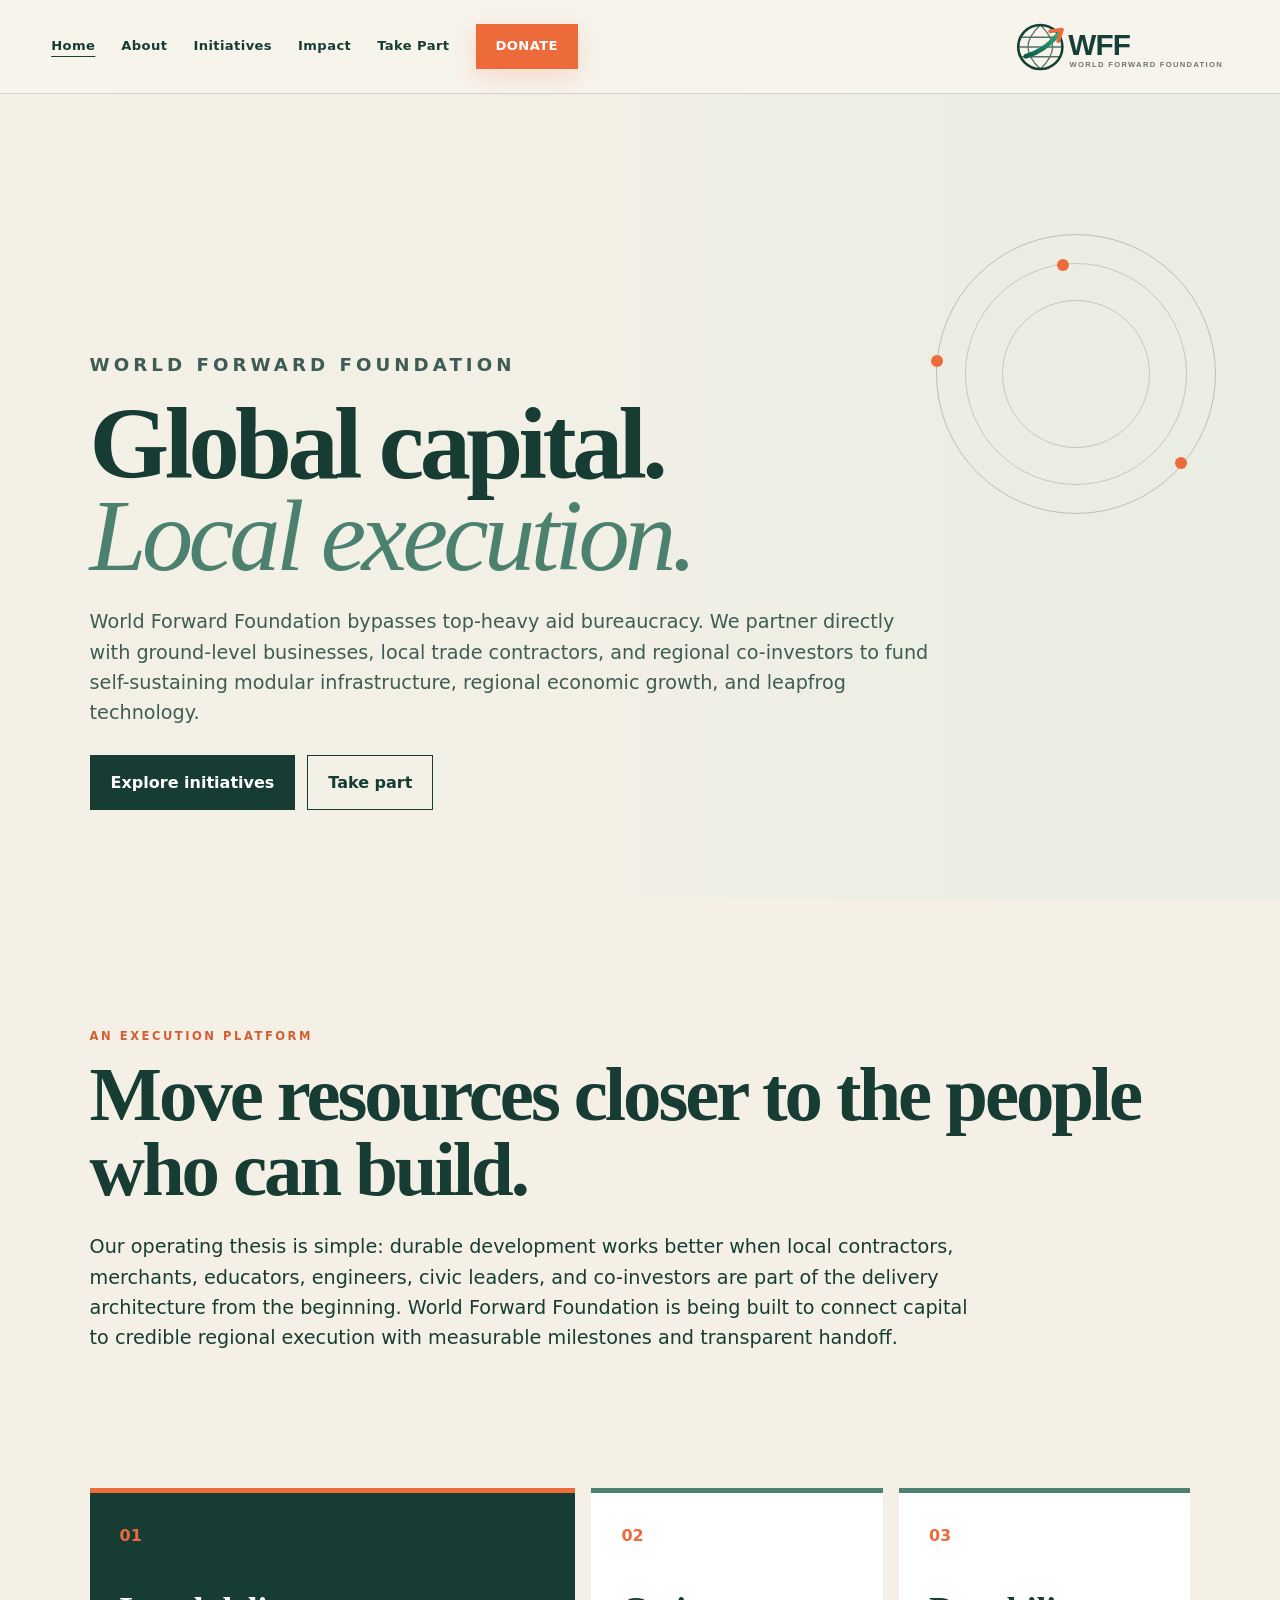
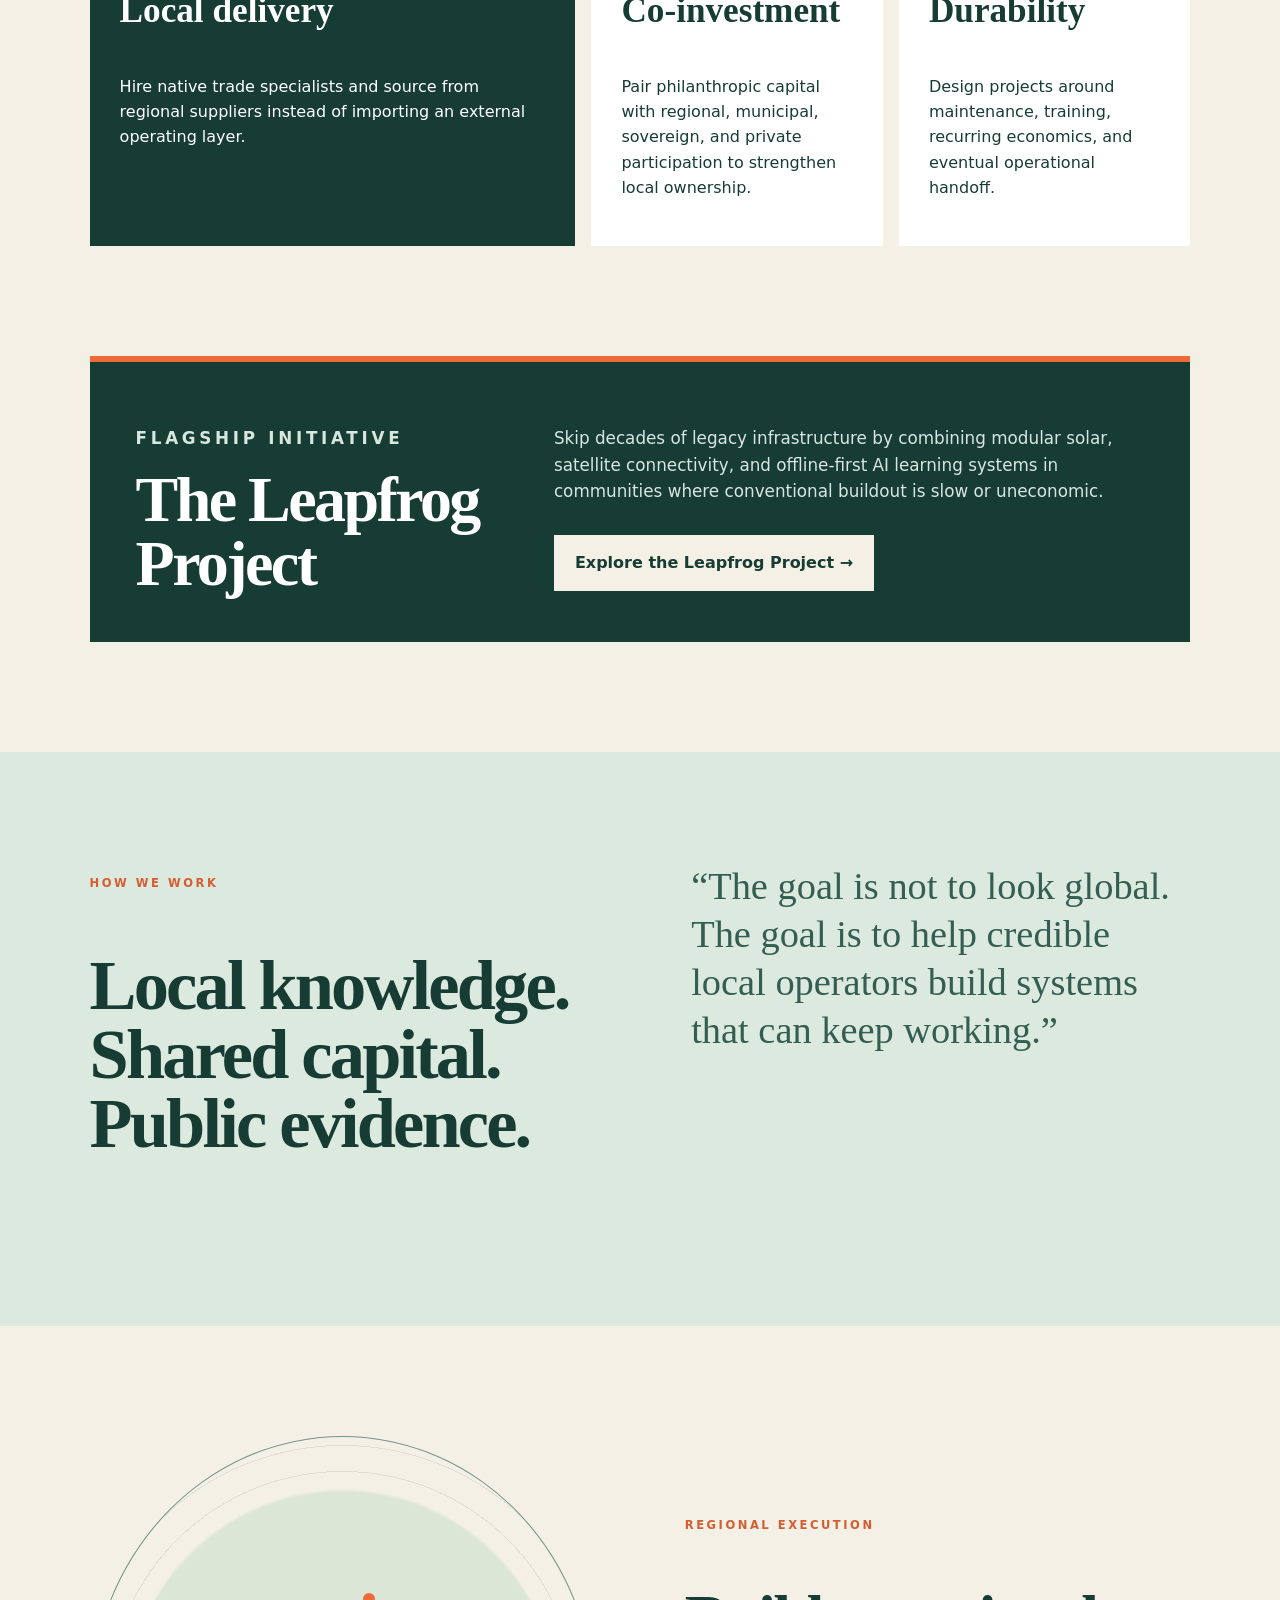
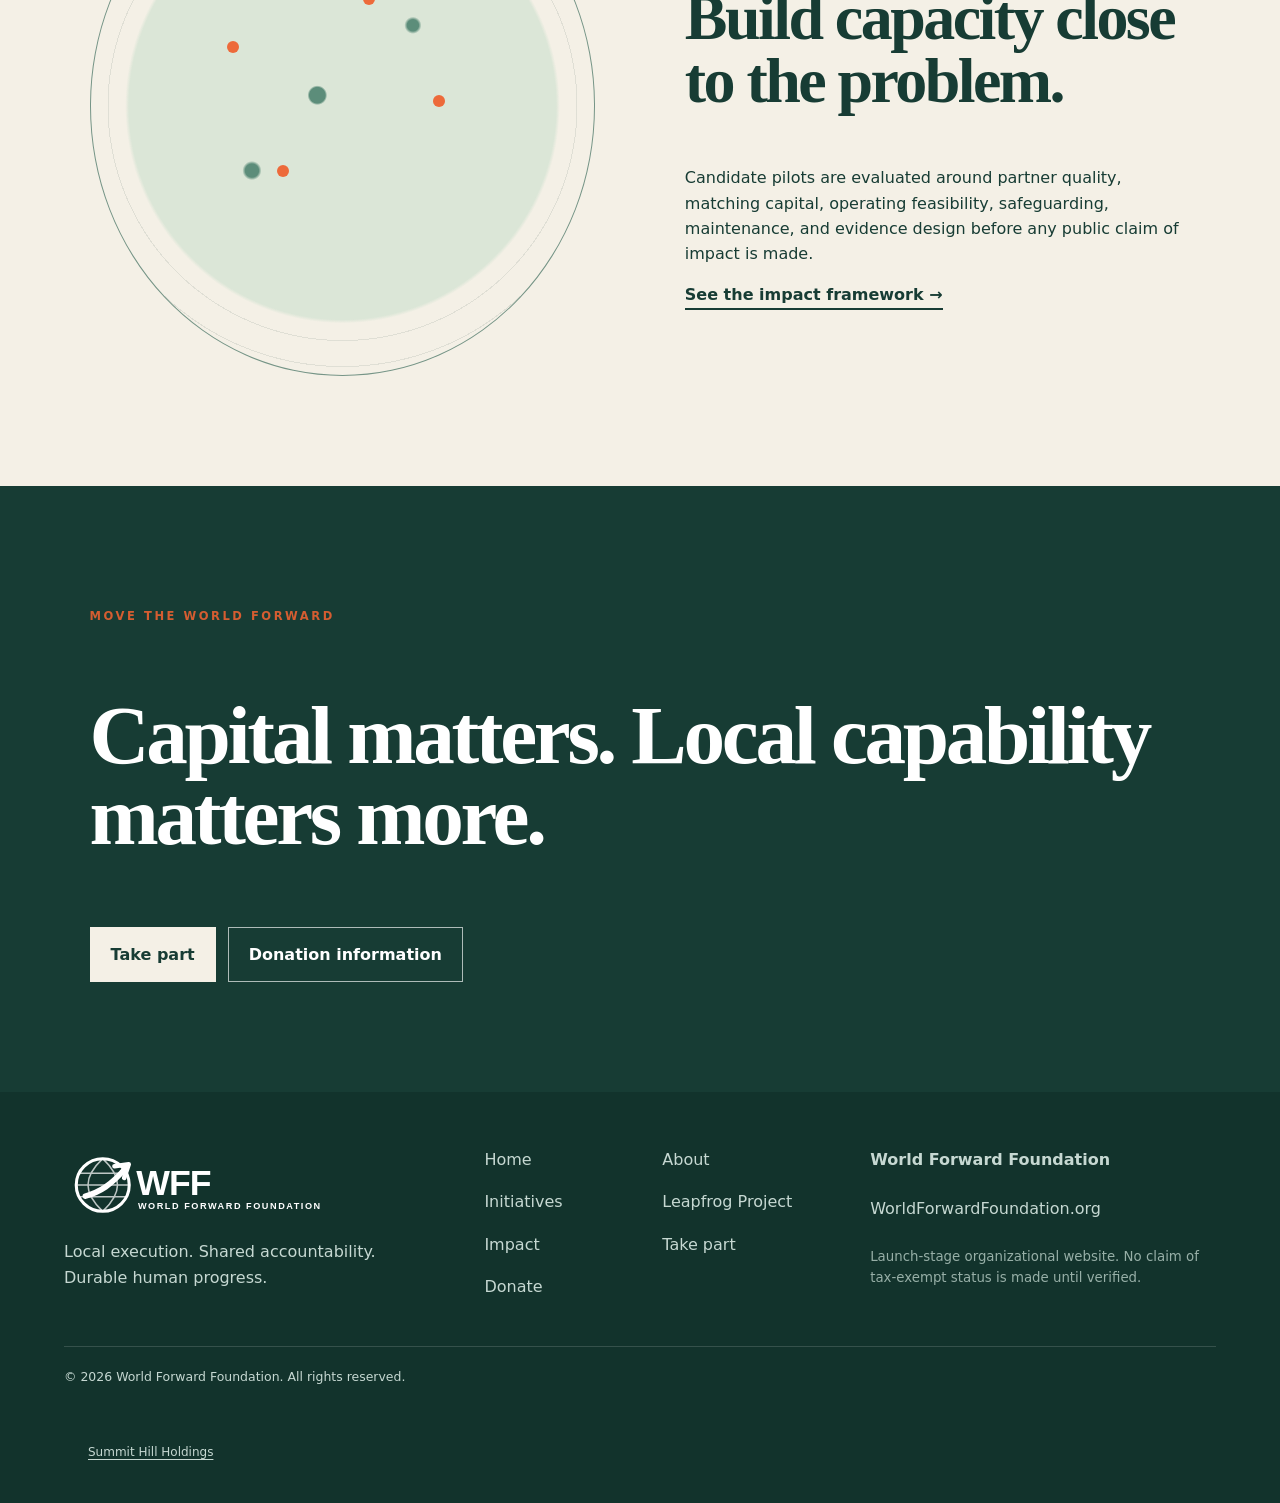
<file: index.html>
<!doctype html><html lang="en"><head><meta charset="utf-8"><meta name="viewport" content="width=device-width,initial-scale=1"><title>World Forward Foundation | Local Execution, Global Progress</title><meta name="description" content="World Forward Foundation is an international nonprofit execution platform for locally delivered infrastructure, regional co-investment, and leapfrog technology."><link rel="icon" href="/assets/favicon.svg" type="image/svg+xml"><link rel="stylesheet" href="/site.css"><link rel="stylesheet" href="/wff-upgrade.css"><link rel="canonical" href="https://worldforwardfoundation.summithillholdings.com/"></head><body class="wff"><a class="skip" href="#main">Skip to content</a><header class="global-header"><a class="logo-link" href="/" aria-label="World Forward Foundation home"><img src="/assets/wff-logo.svg" alt="World Forward Foundation"></a><nav aria-label="Primary"><a href="/" aria-current="page">Home</a><a href="/about">About</a><a href="/initiatives">Initiatives</a><a href="/impact">Impact</a><a href="/get-involved">Take Part</a><a class="donate" href="/donate">Donate</a></nav><button class="menu" aria-label="Open navigation" aria-expanded="false">☰</button></header><main id="main"><section class="page-hero home-hero exec-hero"><div class="hero-media" aria-hidden="true"></div><div class="hero-copy"><p class="kicker">WORLD FORWARD FOUNDATION</p><h1>Global capital.<br><em>Local execution.</em></h1><p>World Forward Foundation bypasses top-heavy aid bureaucracy. We partner directly with ground-level businesses, local trade contractors, and regional co-investors to fund self-sustaining modular infrastructure, regional economic growth, and leapfrog technology.</p><div class="hero-actions"><a class="button ink" href="/initiatives">Explore initiatives</a><a class="button line" href="/get-involved">Take part</a></div></div><div class="orbit" aria-hidden="true"><i></i><i></i><i></i></div></section><section class="manifesto"><p class="eyebrow">AN EXECUTION PLATFORM</p><h2>Move resources closer to the people who can build.</h2><p>Our operating thesis is simple: durable development works better when local contractors, merchants, educators, engineers, civic leaders, and co-investors are part of the delivery architecture from the beginning. World Forward Foundation is being built to connect capital to credible regional execution with measurable milestones and transparent handoff.</p></section><section class="world-grid"><article class="feature"><span>01</span><h3>Local delivery</h3><p>Hire native trade specialists and source from regional suppliers instead of importing an external operating layer.</p></article><article><span>02</span><h3>Co-investment</h3><p>Pair philanthropic capital with regional, municipal, sovereign, and private participation to strengthen local ownership.</p></article><article><span>03</span><h3>Durability</h3><p>Design projects around maintenance, training, recurring economics, and eventual operational handoff.</p></article></section><section class="initiative-callout"><div><p class="eyebrow">FLAGSHIP INITIATIVE</p><h2>The Leapfrog Project</h2></div><div><p>Skip decades of legacy infrastructure by combining modular solar, satellite connectivity, and offline-first AI learning systems in communities where conventional buildout is slow or uneconomic.</p><a class="button paper" href="/initiatives/leapfrog">Explore the Leapfrog Project →</a></div></section><section class="field-note"><div><p class="eyebrow">HOW WE WORK</p><h2>Local knowledge. Shared capital. Public evidence.</h2></div><blockquote>“The goal is not to look global. The goal is to help credible local operators build systems that can keep working.”</blockquote></section><section class="map-section"><div class="map-visual" aria-hidden="true"><span class="pulse p1"></span><span class="pulse p2"></span><span class="pulse p3"></span><span class="pulse p4"></span></div><div><p class="eyebrow">REGIONAL EXECUTION</p><h2>Build capacity close to the problem.</h2><p>Candidate pilots are evaluated around partner quality, matching capital, operating feasibility, safeguarding, maintenance, and evidence design before any public claim of impact is made.</p><a class="text-link" href="/impact">See the impact framework →</a></div></section><section class="cta-band"><p class="eyebrow">MOVE THE WORLD FORWARD</p><h2>Capital matters. Local capability matters more.</h2><div><a class="button paper" href="/get-involved">Take part</a><a class="button ghost" href="/donate">Donation information</a></div></section></main><footer class="global-footer"><div class="footer-brand"><img src="/assets/wff-logo.svg" alt=""><p>Local execution. Shared accountability. Durable human progress.</p></div><nav aria-label="Footer"><a href="/">Home</a><a href="/about">About</a><a href="/initiatives">Initiatives</a><a href="/initiatives/leapfrog">Leapfrog Project</a><a href="/impact">Impact</a><a href="/get-involved">Take part</a><a href="/donate">Donate</a></nav><div class="footer-note"><b>World Forward Foundation</b><span>WorldForwardFoundation.org</span><small>Launch-stage organizational website. No claim of tax-exempt status is made until verified.</small></div><p class="copyright">© 2026 World Forward Foundation. All rights reserved.</p><p class="holding-company-link" style="margin:0;padding:16px 24px;font-size:12px;line-height:1.6"><a href="https://summithillholdings.com/" style="color:inherit;text-decoration:underline;text-underline-offset:3px">Summit Hill Holdings</a></p></footer><script src="/site.js" defer></script></body></html>
</file>
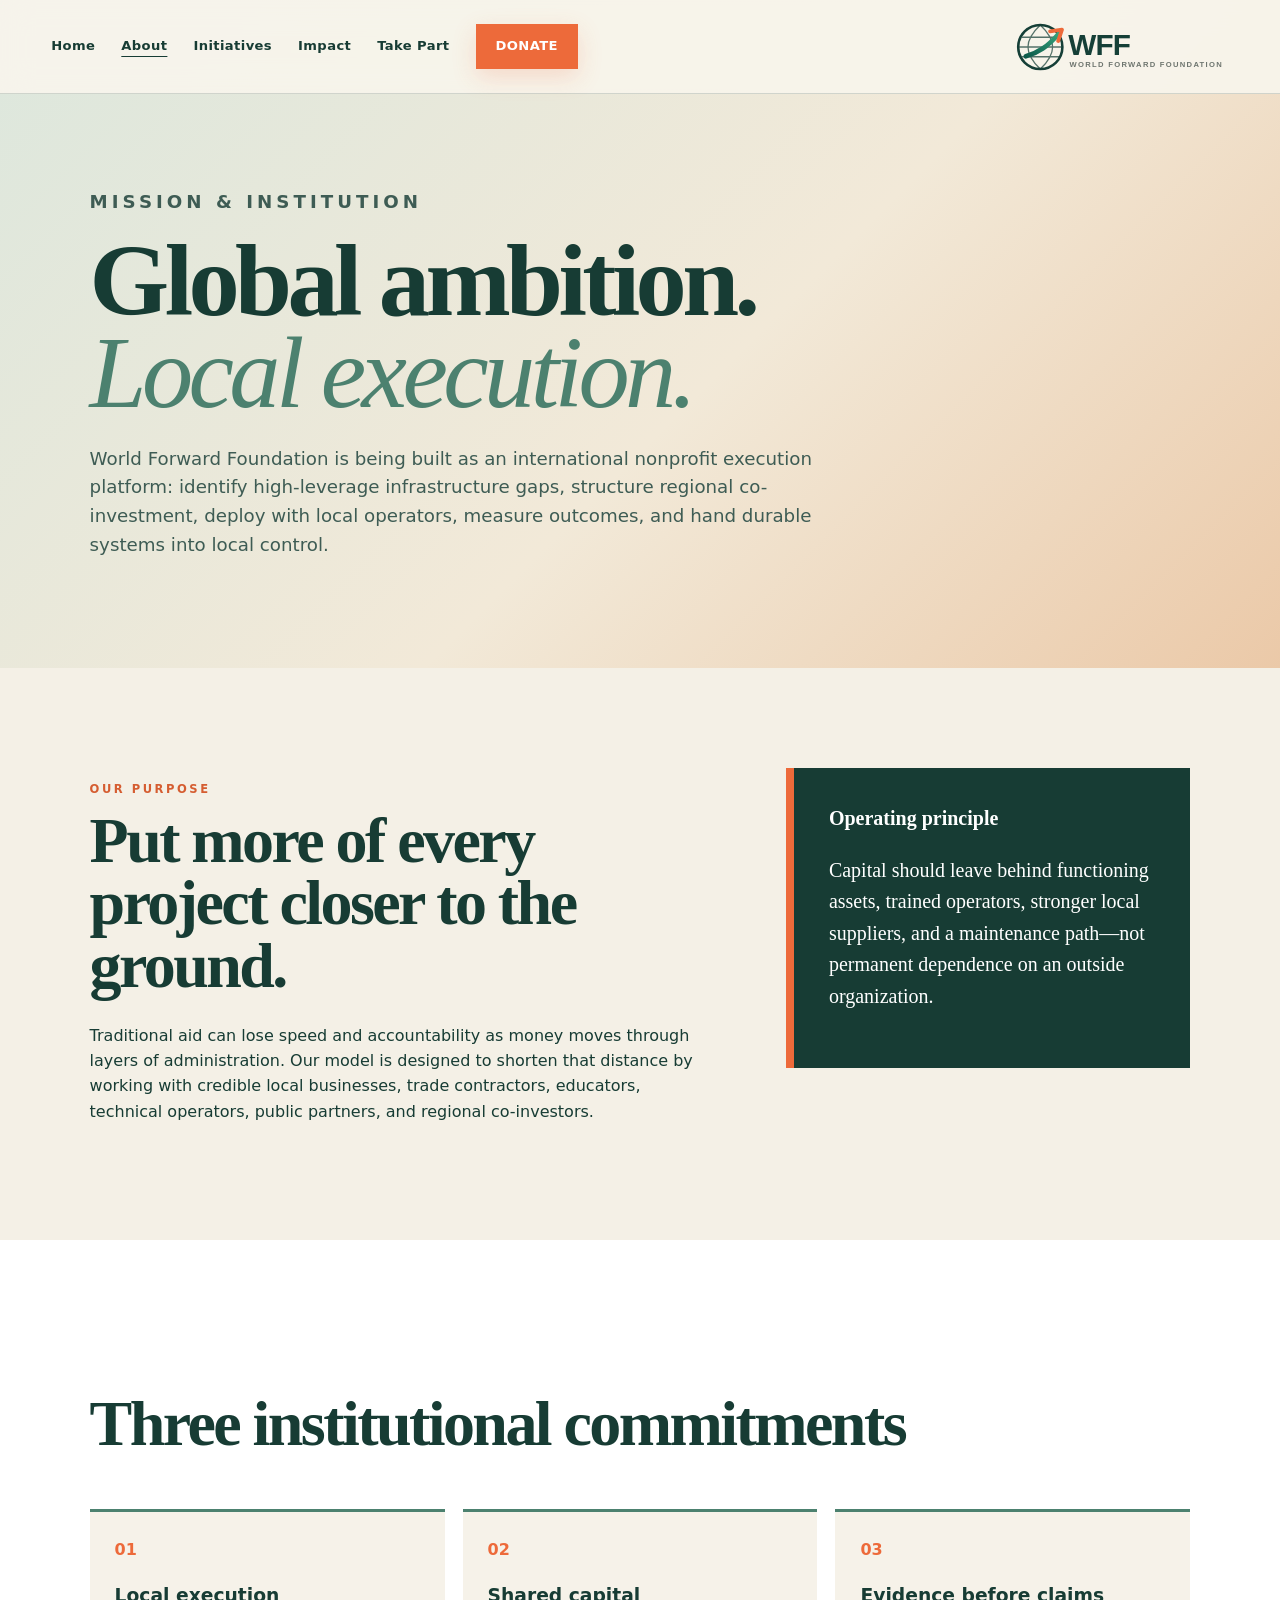
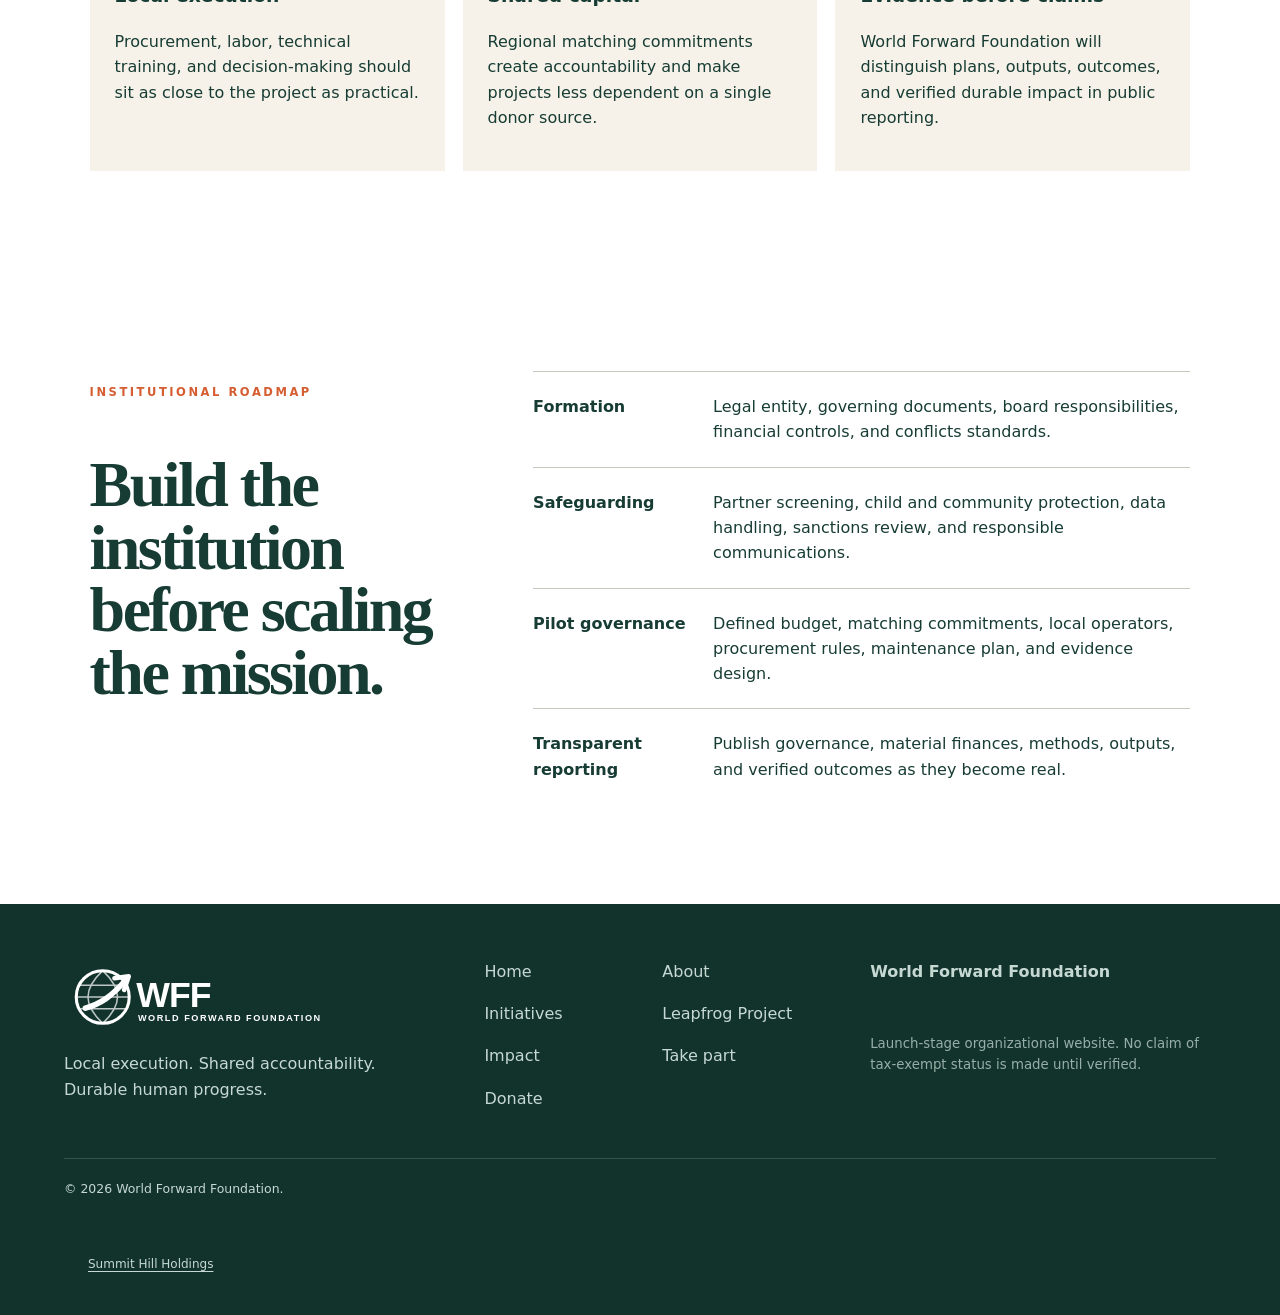
<file: about/index.html>
<!doctype html><html lang="en"><head><meta charset="utf-8"><meta name="viewport" content="width=device-width,initial-scale=1"><title>About | World Forward Foundation</title><meta name="description" content="World Forward Foundation is an international nonprofit execution platform built around local delivery, regional co-investment, transparent evidence, and durable handoff."><link rel="stylesheet" href="/site.css"><link rel="stylesheet" href="/wff-upgrade.css"><link rel="icon" href="/assets/favicon.svg" type="image/svg+xml"><link rel="canonical" href="https://worldforwardfoundation.summithillholdings.com/about/"></head><body class="wff"><a class="skip" href="#main">Skip to content</a><header class="global-header"><a class="logo-link" href="/"><img src="/assets/wff-logo.svg" alt="World Forward Foundation"></a><nav aria-label="Primary"><a href="/">Home</a><a href="/about" aria-current="page">About</a><a href="/initiatives">Initiatives</a><a href="/impact">Impact</a><a href="/get-involved">Take Part</a><a class="donate" href="/donate">Donate</a></nav><button class="menu" aria-label="Open navigation" aria-expanded="false">☰</button></header><main id="main"><section class="page-hero"><div class="hero-media"></div><div class="hero-copy"><p class="kicker">MISSION & INSTITUTION</p><h1>Global ambition.<br><em>Local execution.</em></h1><p>World Forward Foundation is being built as an international nonprofit execution platform: identify high-leverage infrastructure gaps, structure regional co-investment, deploy with local operators, measure outcomes, and hand durable systems into local control.</p></div></section><section class="content-grid"><article><p class="eyebrow">OUR PURPOSE</p><h2>Put more of every project closer to the ground.</h2><p>Traditional aid can lose speed and accountability as money moves through layers of administration. Our model is designed to shorten that distance by working with credible local businesses, trade contractors, educators, technical operators, public partners, and regional co-investors.</p></article><aside class="principle-card"><b>Operating principle</b><p>Capital should leave behind functioning assets, trained operators, stronger local suppliers, and a maintenance path—not permanent dependence on an outside organization.</p></aside></section><section class="editorial"><h2>Three institutional commitments</h2><div class="three"><article><span>01</span><h3>Local execution</h3><p>Procurement, labor, technical training, and decision-making should sit as close to the project as practical.</p></article><article><span>02</span><h3>Shared capital</h3><p>Regional matching commitments create accountability and make projects less dependent on a single donor source.</p></article><article><span>03</span><h3>Evidence before claims</h3><p>World Forward Foundation will distinguish plans, outputs, outcomes, and verified durable impact in public reporting.</p></article></div></section><section class="governance"><div><p class="eyebrow">INSTITUTIONAL ROADMAP</p><h2>Build the institution before scaling the mission.</h2></div><ol><li><b>Formation</b><span>Legal entity, governing documents, board responsibilities, financial controls, and conflicts standards.</span></li><li><b>Safeguarding</b><span>Partner screening, child and community protection, data handling, sanctions review, and responsible communications.</span></li><li><b>Pilot governance</b><span>Defined budget, matching commitments, local operators, procurement rules, maintenance plan, and evidence design.</span></li><li><b>Transparent reporting</b><span>Publish governance, material finances, methods, outputs, and verified outcomes as they become real.</span></li></ol></section></main><footer class="global-footer"><div class="footer-brand"><img src="/assets/wff-logo.svg" alt=""><p>Local execution. Shared accountability. Durable human progress.</p></div><nav><a href="/">Home</a><a href="/about">About</a><a href="/initiatives">Initiatives</a><a href="/initiatives/leapfrog">Leapfrog Project</a><a href="/impact">Impact</a><a href="/get-involved">Take part</a><a href="/donate">Donate</a></nav><div class="footer-note"><b>World Forward Foundation</b><small>Launch-stage organizational website. No claim of tax-exempt status is made until verified.</small></div><p class="copyright">© 2026 World Forward Foundation.</p><p class="holding-company-link" style="margin:0;padding:16px 24px;font-size:12px;line-height:1.6"><a href="https://summithillholdings.com/" style="color:inherit;text-decoration:underline;text-underline-offset:3px">Summit Hill Holdings</a></p></footer><script src="/site.js" defer></script></body></html>
</file>
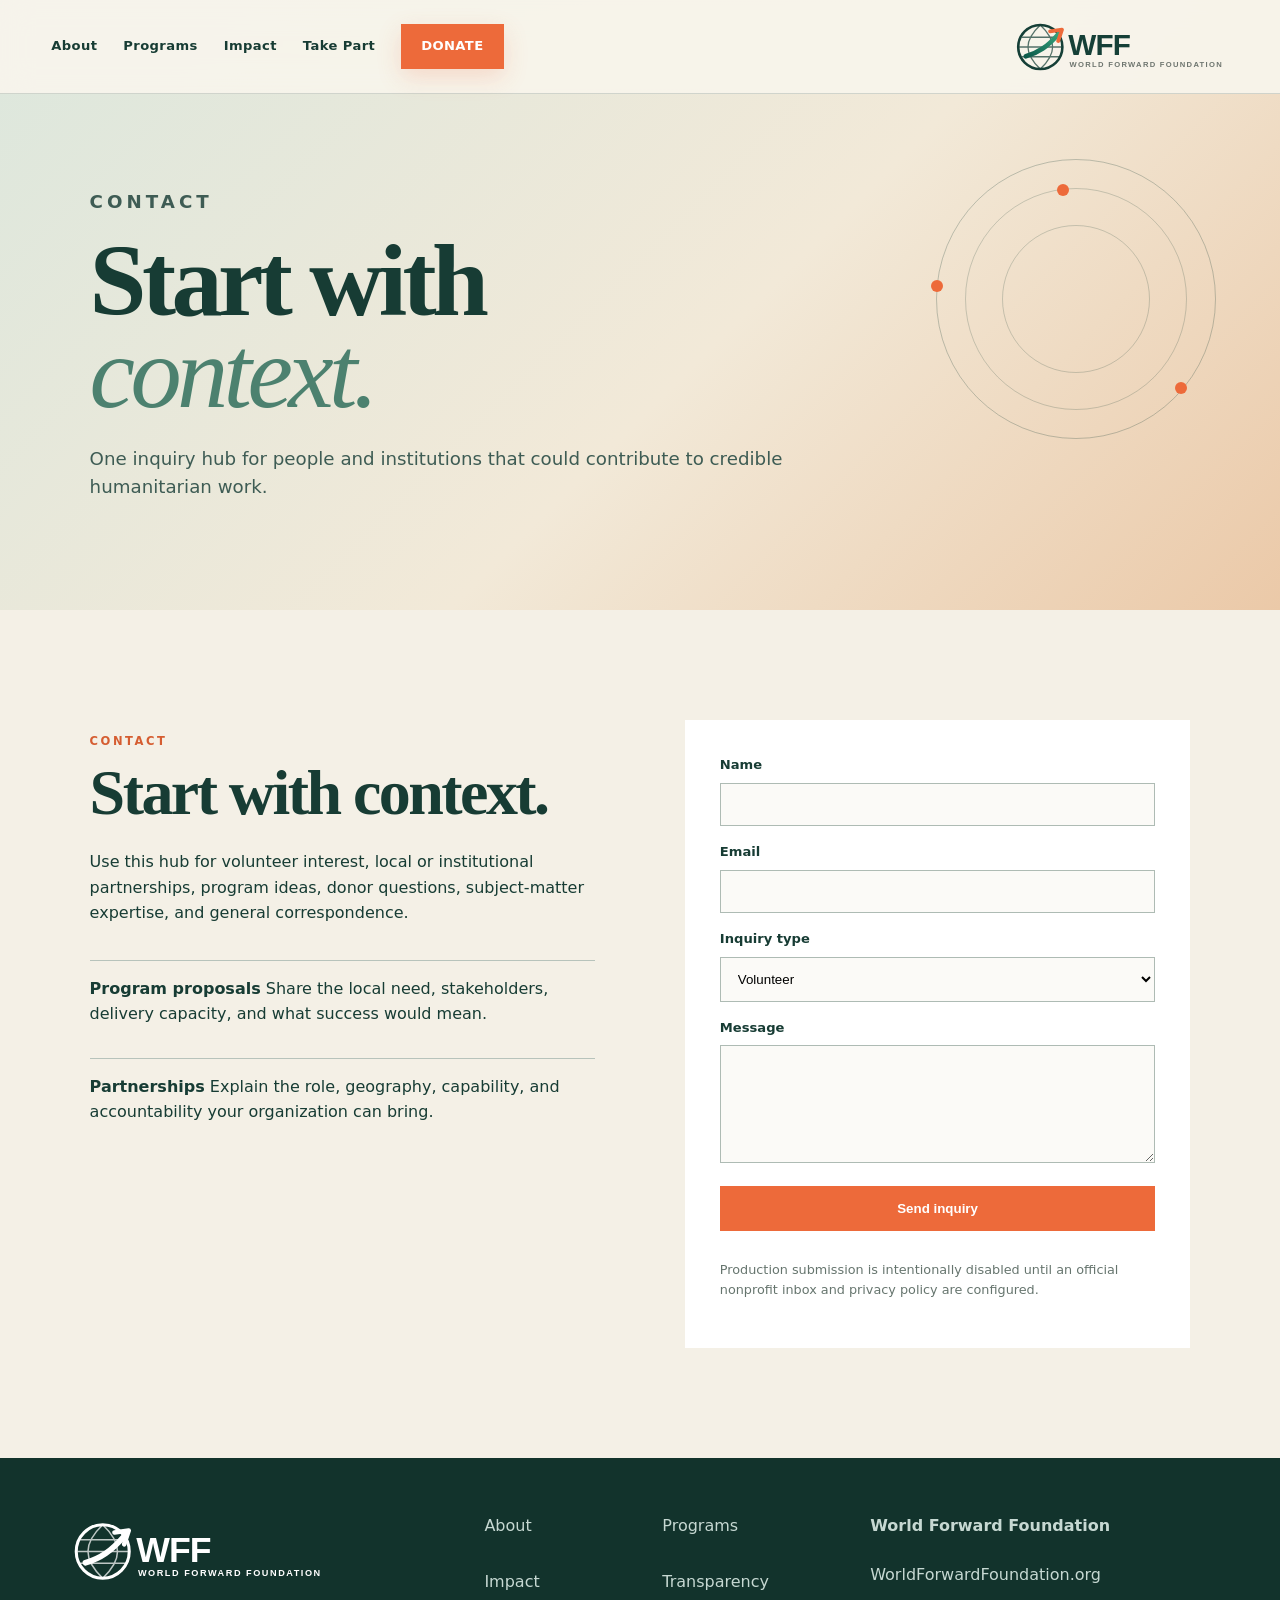
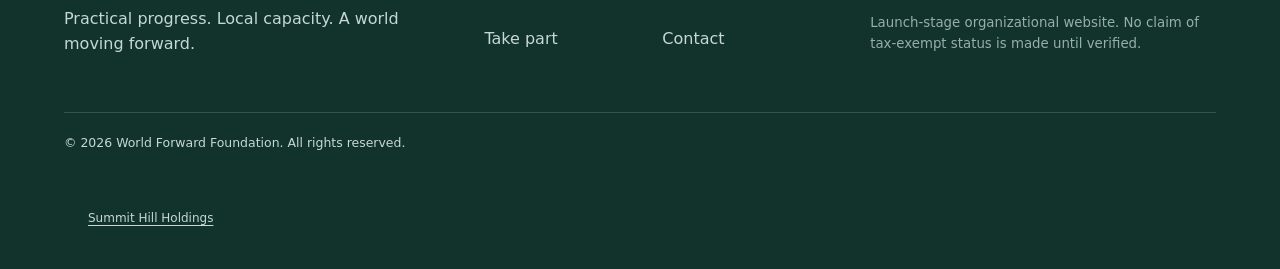
<file: contact/index.html>
<!doctype html><html lang="en"><head><meta charset="utf-8"><meta name="viewport" content="width=device-width,initial-scale=1"><meta name="color-scheme" content="light dark"><title>Contact | World Forward Foundation</title><meta name="description" content="Contact World Forward Foundation about volunteering, local partnerships, program ideas, donor questions, and institutional collaboration."><link rel="canonical" href="https://worldforwardfoundation.org/contact"><meta property="og:type" content="website"><meta property="og:site_name" content="World Forward Foundation"><meta property="og:title" content="Contact | World Forward Foundation"><meta property="og:description" content="Contact World Forward Foundation about volunteering, local partnerships, program ideas, donor questions, and institutional collaboration."><meta property="og:url" content="https://worldforwardfoundation.org/contact"><meta name="twitter:card" content="summary"><meta name="twitter:title" content="Contact | World Forward Foundation"><meta name="twitter:description" content="Contact World Forward Foundation about volunteering, local partnerships, program ideas, donor questions, and institutional collaboration."><link rel="icon" href="/assets/favicon.svg" type="image/svg+xml"><link rel="stylesheet" href="/site.css"><script type="application/ld+json">{"@context":"https://schema.org","@graph":[{"@type":["Organization","NGO"],"@id":"https://worldforwardfoundation.org/#organization","name":"World Forward Foundation","url":"https://worldforwardfoundation.org","description":"Contact World Forward Foundation about volunteering, local partnerships, program ideas, donor questions, and institutional collaboration."},{"@type":"WebSite","@id":"https://worldforwardfoundation.org/#website","url":"https://worldforwardfoundation.org","name":"World Forward Foundation","publisher":{"@id":"https://worldforwardfoundation.org/#organization"}},{"@type":"WebPage","@id":"https://worldforwardfoundation.org/contact#webpage","url":"https://worldforwardfoundation.org/contact","name":"Contact | World Forward Foundation","isPartOf":{"@id":"https://worldforwardfoundation.org/#website"},"about":{"@id":"https://worldforwardfoundation.org/#organization"}}]}</script></head><body class="wff"><a class="skip" href="#main">Skip to content</a><header class="global-header"><a class="logo-link" href="/" aria-label="World Forward Foundation home"><img src="/assets/wff-logo.svg" alt="World Forward Foundation"></a><nav aria-label="Primary"><a href="/about">About</a><a href="/initiatives">Programs</a><a href="/impact">Impact</a><a href="/get-involved">Take Part</a><a class="donate" href="/donate">Donate</a></nav><button class="menu" aria-label="Open navigation" aria-expanded="false">☰</button></header><main id="main"><section class="page-hero"><div class="hero-media" aria-hidden="true"></div><div class="hero-copy"><p class="kicker">CONTACT</p><h1>Start with<br><em>context.</em></h1><p>One inquiry hub for people and institutions that could contribute to credible humanitarian work.</p></div><div class="orbit" aria-hidden="true"><i></i><i></i><i></i></div></section><section class="contact-shell"><div><p class="eyebrow">CONTACT</p><h2>Start with context.</h2><p>Use this hub for volunteer interest, local or institutional partnerships, program ideas, donor questions, subject-matter expertise, and general correspondence.</p><div class="contact-notes"><p><b>Program proposals</b> Share the local need, stakeholders, delivery capacity, and what success would mean.</p><p><b>Partnerships</b> Explain the role, geography, capability, and accountability your organization can bring.</p></div></div><form class="contact-form" data-demo-form><label>Name<input required name="name" autocomplete="name"></label><label>Email<input required type="email" name="email" autocomplete="email"></label><label>Inquiry type<select name="type"><option>Volunteer</option><option>Local partner</option><option>Institutional partner</option><option>Program idea</option><option>Donation question</option><option>General inquiry</option></select></label><label>Message<textarea required rows="6" name="message"></textarea></label><button class="button orange" type="submit">Send inquiry</button><p class="form-status" role="status">Production submission is intentionally disabled until an official nonprofit inbox and privacy policy are configured.</p></form></section></main><footer class="global-footer">
<div class="footer-brand"><img src="/assets/wff-logo.svg" alt=""><p>Practical progress. Local capacity. A world moving forward.</p></div><nav aria-label="Footer"><a href="/about">About</a><a href="/initiatives">Programs</a><a href="/impact">Impact</a><a href="/transparency">Transparency</a><a href="/get-involved">Take part</a><a href="/contact">Contact</a></nav><div class="footer-note"><b>World Forward Foundation</b><span>WorldForwardFoundation.org</span><small>Launch-stage organizational website. No claim of tax-exempt status is made until verified.</small></div><p class="copyright">© 2026 World Forward Foundation. All rights reserved.</p>
<p class="holding-company-link" style="margin:0;padding:16px 24px;font-size:12px;line-height:1.6"><a href="https://summithillholdings.com/" style="color:inherit;text-decoration:underline;text-underline-offset:3px">Summit Hill Holdings</a></p></footer><script src="/site.js" defer></script></body></html>
</file>
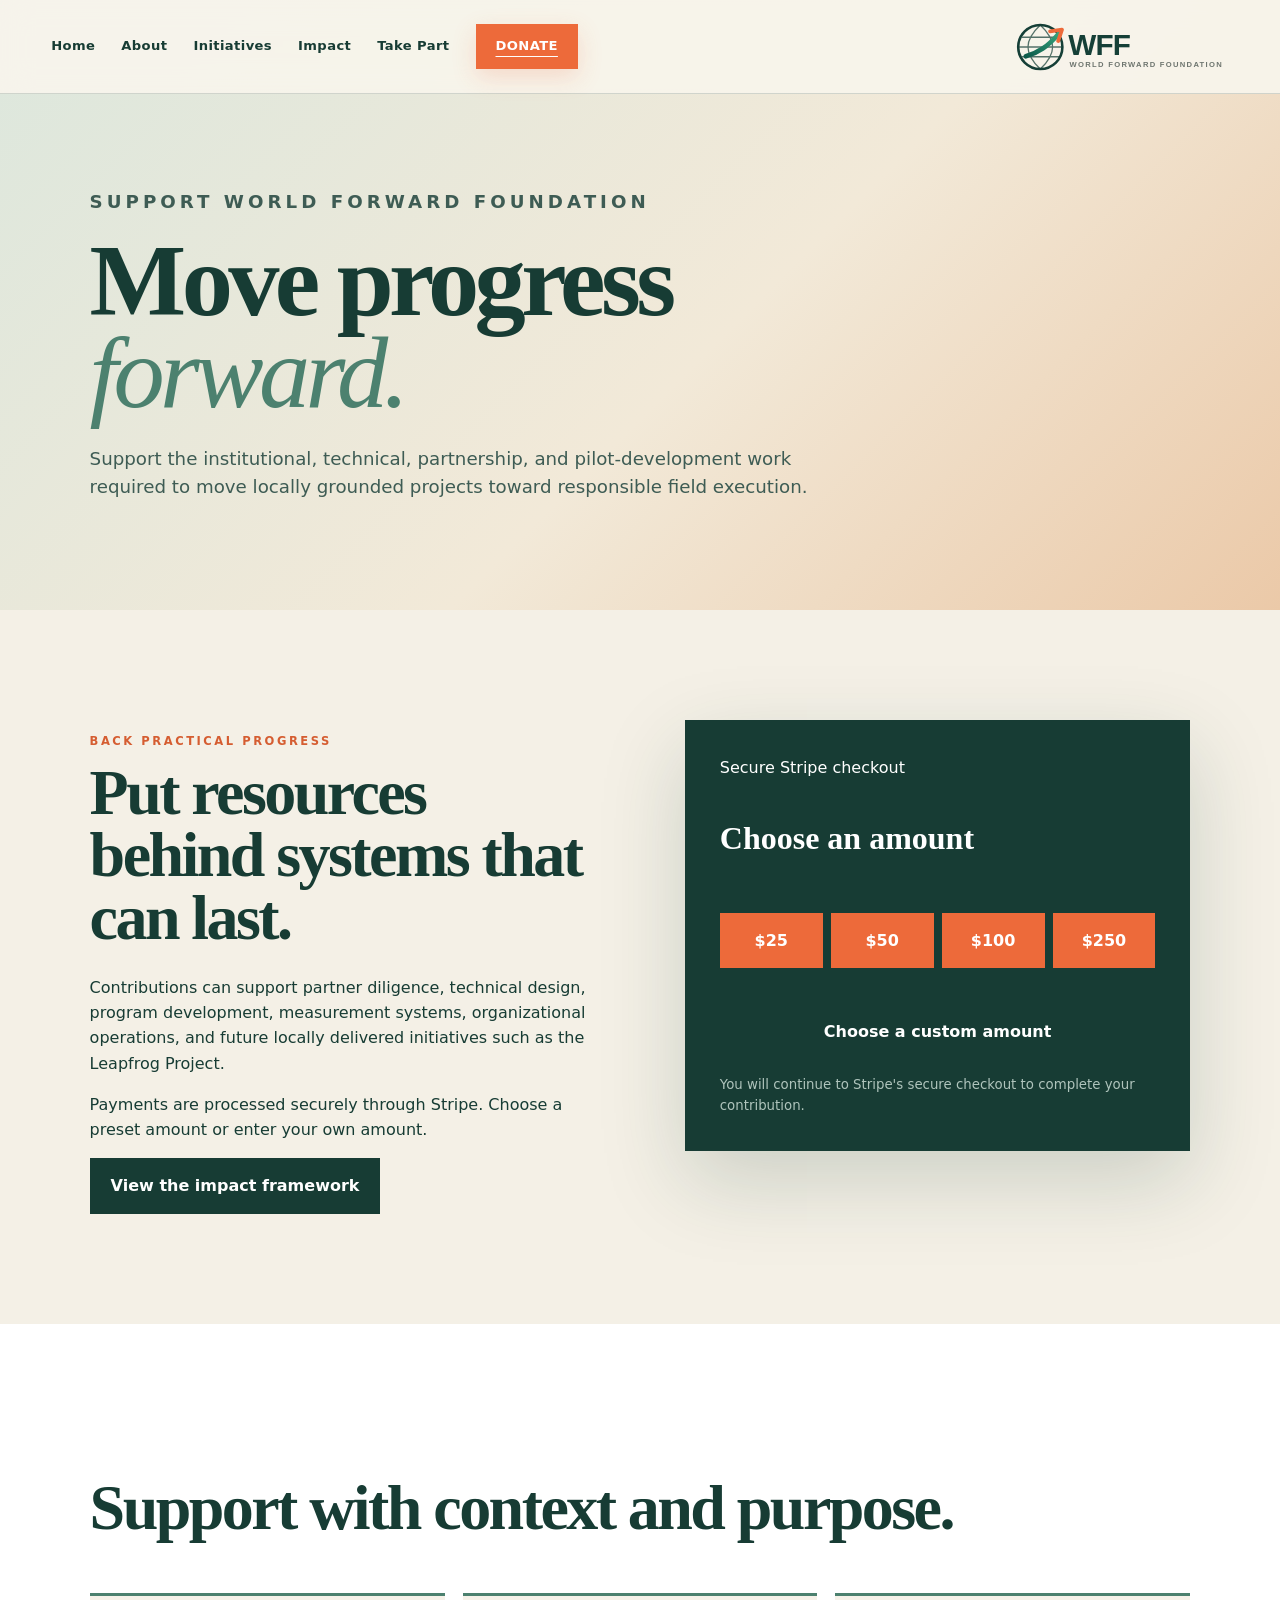
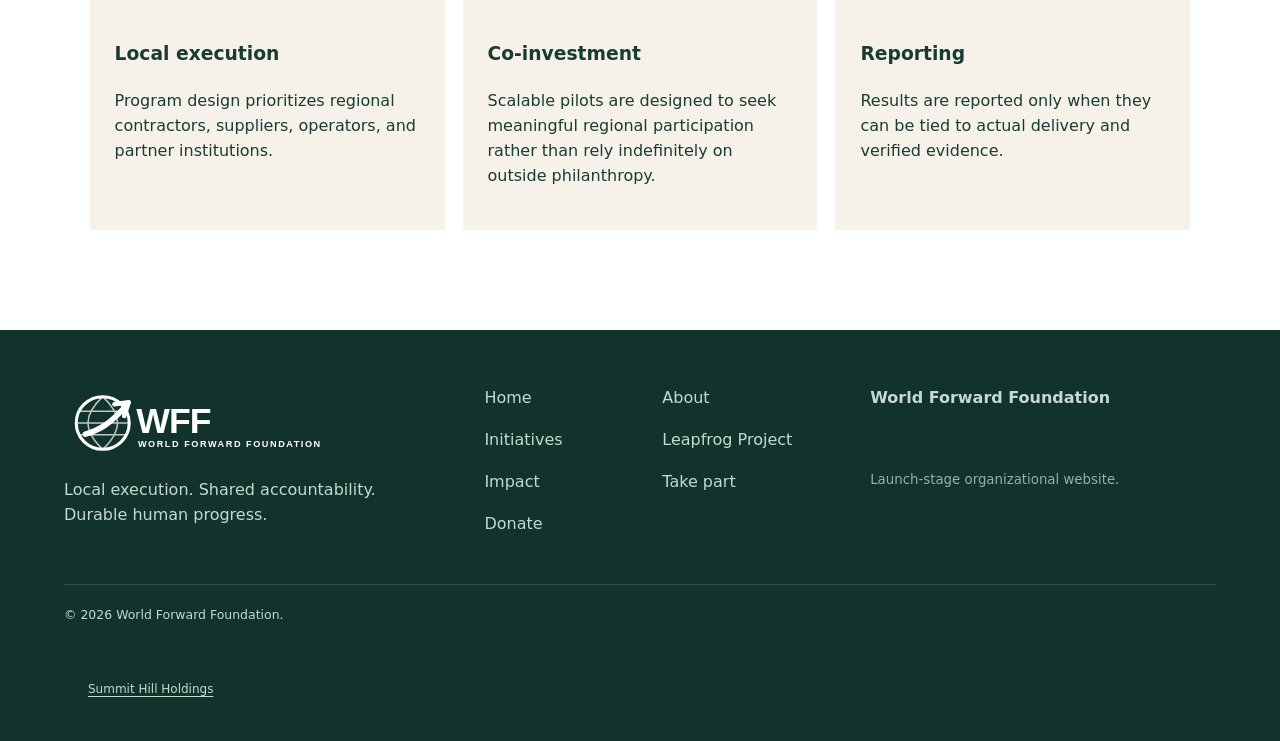
<file: donate/index.html>
<!doctype html><html lang="en"><head><meta charset="utf-8"><meta name="viewport" content="width=device-width,initial-scale=1"><title>Donate | World Forward Foundation</title><meta name="description" content="Support World Forward Foundation and the systems, partnerships, and pilot work behind locally delivered infrastructure and human development."><link rel="stylesheet" href="/site.css"><link rel="stylesheet" href="/wff-upgrade.css"><link rel="icon" href="/assets/favicon.svg" type="image/svg+xml"><link rel="canonical" href="https://worldforwardfoundation.summithillholdings.com/donate/"></head><body class="wff"><a class="skip" href="#main">Skip to content</a><header class="global-header"><a class="logo-link" href="/"><img src="/assets/wff-logo.svg" alt="World Forward Foundation"></a><nav aria-label="Primary"><a href="/">Home</a><a href="/about">About</a><a href="/initiatives">Initiatives</a><a href="/impact">Impact</a><a href="/get-involved">Take Part</a><a class="donate" href="/donate" aria-current="page">Donate</a></nav><button class="menu" aria-label="Open navigation" aria-expanded="false">☰</button></header><main id="main"><section class="page-hero"><div class="hero-media"></div><div class="hero-copy"><p class="kicker">SUPPORT WORLD FORWARD FOUNDATION</p><h1>Move progress<br><em>forward.</em></h1><p>Support the institutional, technical, partnership, and pilot-development work required to move locally grounded projects toward responsible field execution.</p></div></section><section class="donate-shell"><div class="donate-copy"><p class="eyebrow">BACK PRACTICAL PROGRESS</p><h2>Put resources behind systems that can last.</h2><p>Contributions can support partner diligence, technical design, program development, measurement systems, organizational operations, and future locally delivered initiatives such as the Leapfrog Project.</p><p>Payments are processed securely through Stripe. Choose a preset amount or enter your own amount.</p><a class="button ink" href="/impact">View the impact framework</a></div><div class="donation-preview"><span>Secure Stripe checkout</span><h3>Choose an amount</h3><div class="amounts"><a class="button orange" href="https://donate.stripe.com/fZueVdejy0qreXZ3Ij1Fe06">$25</a><a class="button orange" href="https://donate.stripe.com/dRmeVd3EU2yz3fh92D1Fe07">$50</a><a class="button orange" href="https://donate.stripe.com/9B68wPejy3CD7vx0w71Fe08">$100</a><a class="button orange" href="https://donate.stripe.com/4gM5kDcbqc99179diT1Fe09">$250</a></div><a class="button ink" href="https://donate.stripe.com/cNi4gz7Va5KL1793Ij1Fe01">Choose a custom amount</a><small>You will continue to Stripe's secure checkout to complete your contribution.</small></div></section><section class="donor-standards"><h2>Support with context and purpose.</h2><div class="three"><article><h3>Local execution</h3><p>Program design prioritizes regional contractors, suppliers, operators, and partner institutions.</p></article><article><h3>Co-investment</h3><p>Scalable pilots are designed to seek meaningful regional participation rather than rely indefinitely on outside philanthropy.</p></article><article><h3>Reporting</h3><p>Results are reported only when they can be tied to actual delivery and verified evidence.</p></article></div></section></main><footer class="global-footer"><div class="footer-brand"><img src="/assets/wff-logo.svg" alt=""><p>Local execution. Shared accountability. Durable human progress.</p></div><nav><a href="/">Home</a><a href="/about">About</a><a href="/initiatives">Initiatives</a><a href="/initiatives/leapfrog">Leapfrog Project</a><a href="/impact">Impact</a><a href="/get-involved">Take part</a><a href="/donate">Donate</a></nav><div class="footer-note"><b>World Forward Foundation</b><small>Launch-stage organizational website.</small></div><p class="copyright">© 2026 World Forward Foundation.</p><p class="holding-company-link" style="margin:0;padding:16px 24px;font-size:12px;line-height:1.6"><a href="https://summithillholdings.com/" style="color:inherit;text-decoration:underline;text-underline-offset:3px">Summit Hill Holdings</a></p></footer><script src="/site.js" defer></script></body></html>
</file>
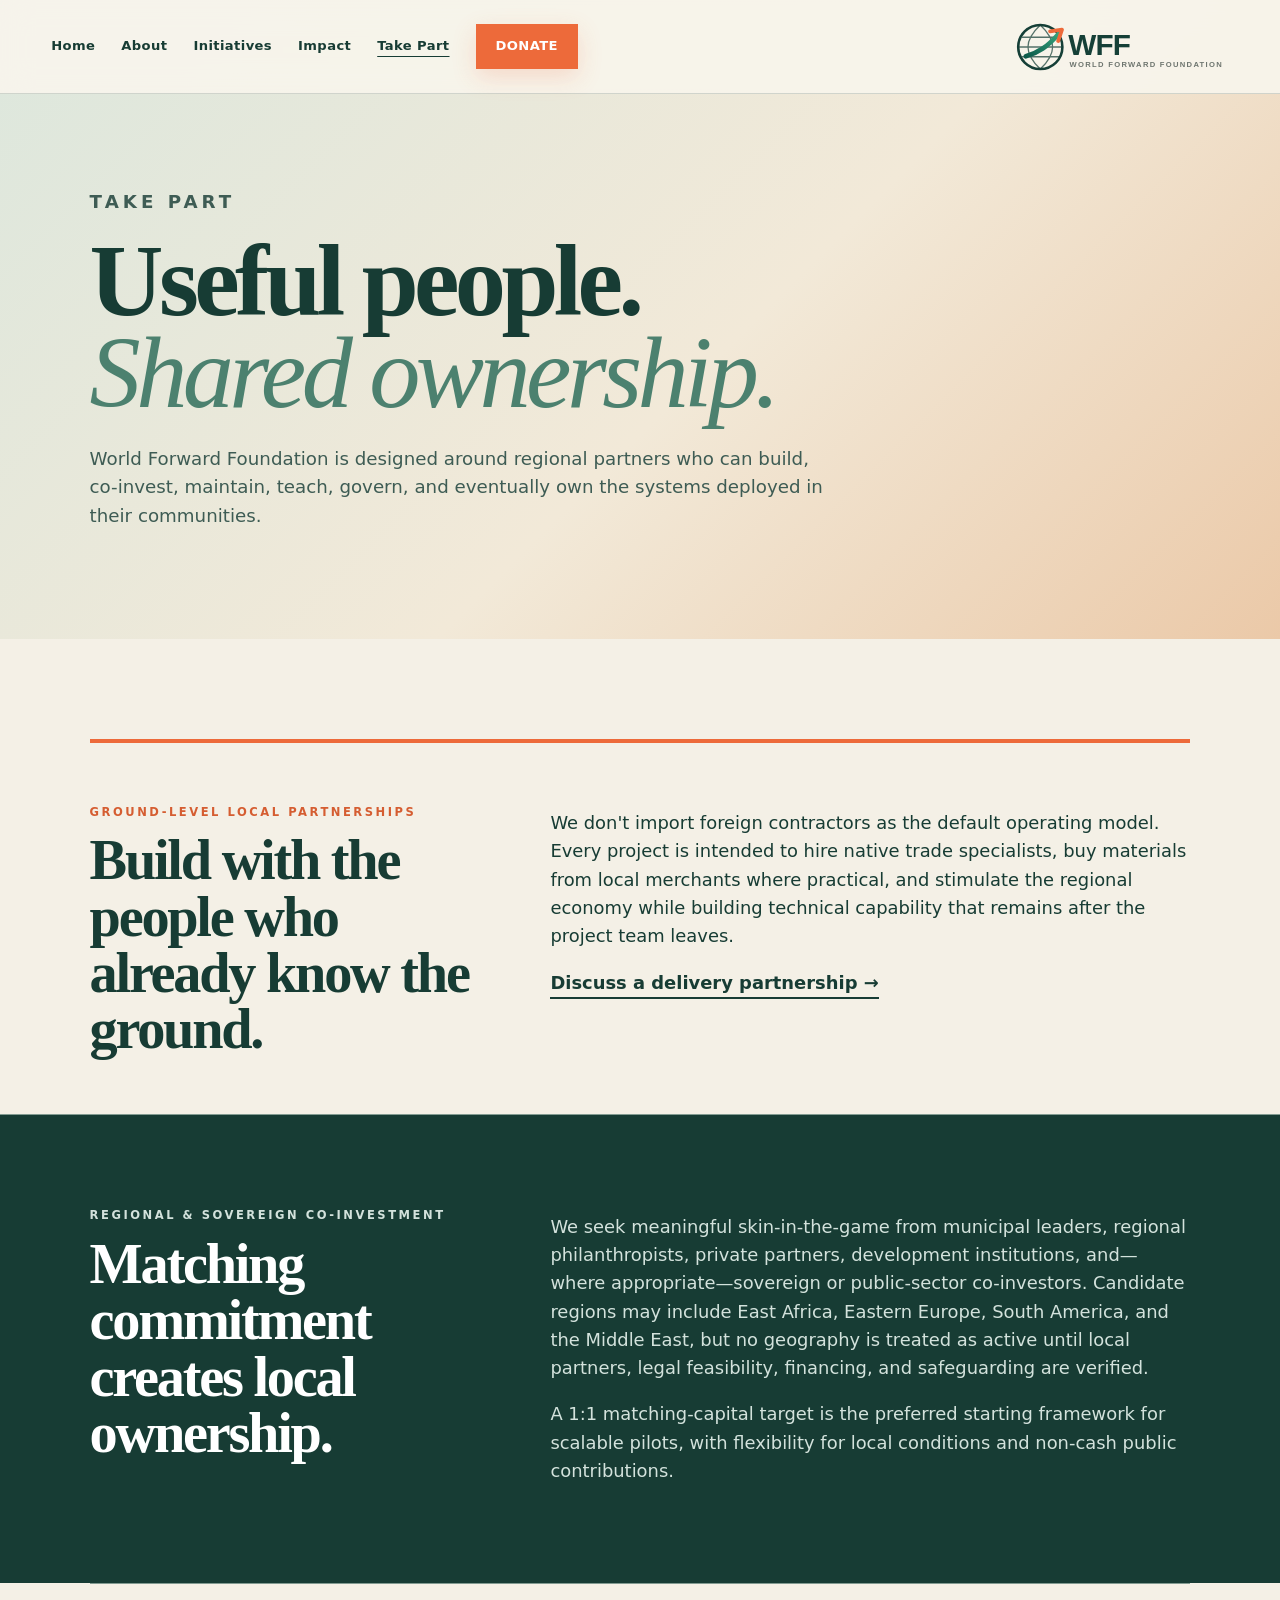
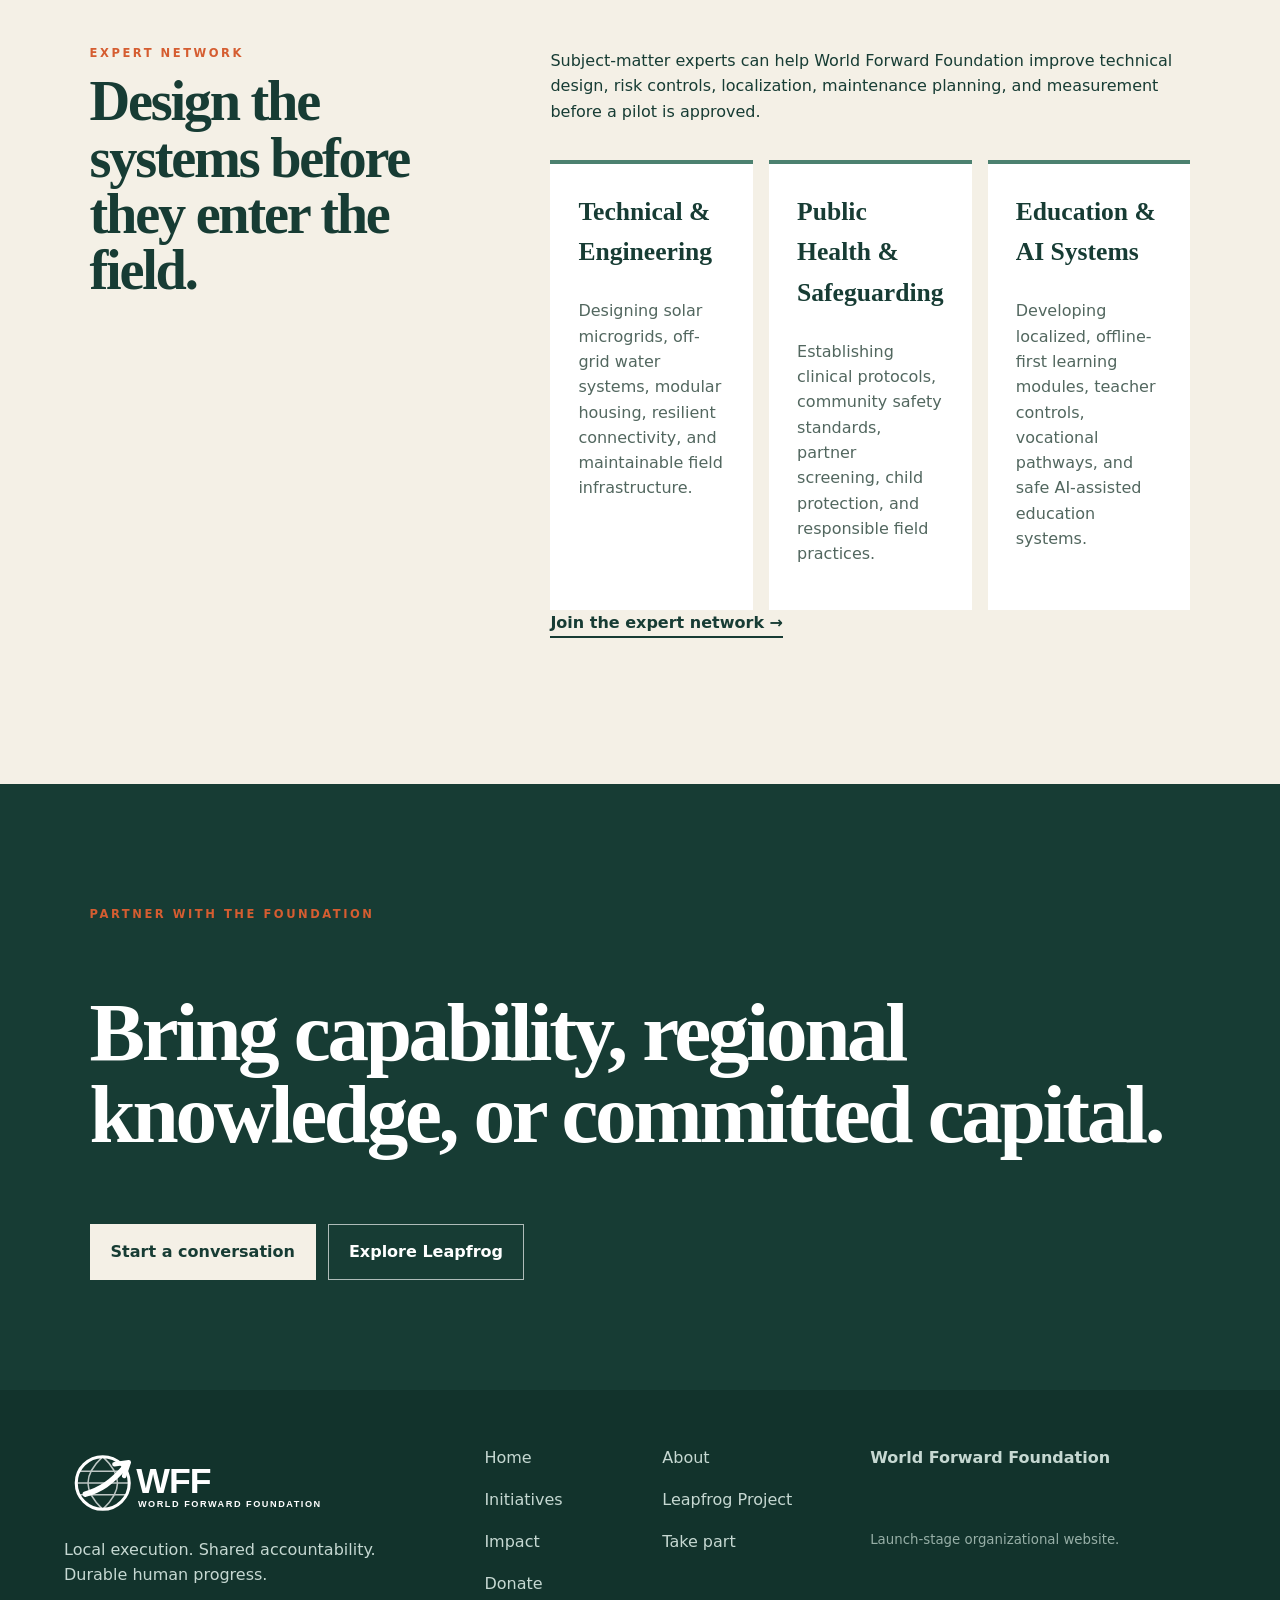
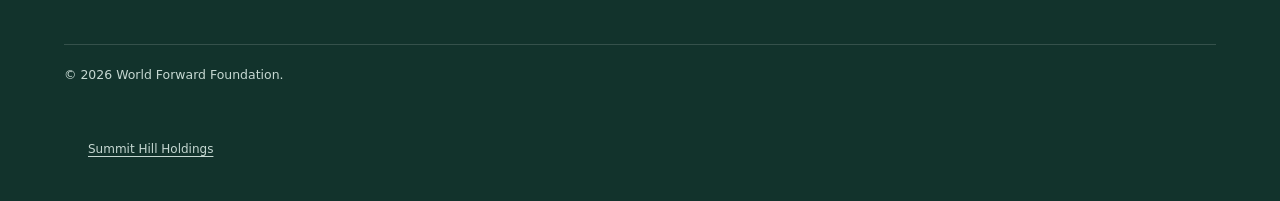
<file: get-involved/index.html>
<!doctype html><html lang="en"><head><meta charset="utf-8"><meta name="viewport" content="width=device-width,initial-scale=1"><title>Take Part | World Forward Foundation</title><meta name="description" content="Partner with World Forward Foundation through local delivery, regional co-investment, engineering, public health, safeguarding, education, and AI systems."><link rel="stylesheet" href="/site.css"><link rel="stylesheet" href="/wff-upgrade.css"><link rel="icon" href="/assets/favicon.svg" type="image/svg+xml"><link rel="canonical" href="https://worldforwardfoundation.summithillholdings.com/get-involved/"></head><body class="wff"><a class="skip" href="#main">Skip to content</a><header class="global-header"><a class="logo-link" href="/"><img src="/assets/wff-logo.svg" alt="World Forward Foundation"></a><nav aria-label="Primary"><a href="/">Home</a><a href="/about">About</a><a href="/initiatives">Initiatives</a><a href="/impact">Impact</a><a href="/get-involved" aria-current="page">Take Part</a><a class="donate" href="/donate">Donate</a></nav><button class="menu" aria-label="Open navigation" aria-expanded="false">☰</button></header><main id="main"><section class="page-hero"><div class="hero-media"></div><div class="hero-copy"><p class="kicker">TAKE PART</p><h1>Useful people.<br><em>Shared ownership.</em></h1><p>World Forward Foundation is designed around regional partners who can build, co-invest, maintain, teach, govern, and eventually own the systems deployed in their communities.</p></div></section><section class="partner-shell"><article class="partner-block"><div><p class="eyebrow">GROUND-LEVEL LOCAL PARTNERSHIPS</p><h2>Build with the people who already know the ground.</h2></div><div class="partner-copy"><p>We don't import foreign contractors as the default operating model. Every project is intended to hire native trade specialists, buy materials from local merchants where practical, and stimulate the regional economy while building technical capability that remains after the project team leaves.</p><a class="text-link" href="/contact">Discuss a delivery partnership →</a></div></article><article class="partner-block co-invest"><div><p class="eyebrow">REGIONAL & SOVEREIGN CO-INVESTMENT</p><h2>Matching commitment creates local ownership.</h2></div><div class="partner-copy"><p>We seek meaningful skin-in-the-game from municipal leaders, regional philanthropists, private partners, development institutions, and—where appropriate—sovereign or public-sector co-investors. Candidate regions may include East Africa, Eastern Europe, South America, and the Middle East, but no geography is treated as active until local partners, legal feasibility, financing, and safeguarding are verified.</p><p>A 1:1 matching-capital target is the preferred starting framework for scalable pilots, with flexibility for local conditions and non-cash public contributions.</p></div></article><article class="partner-block"><div><p class="eyebrow">EXPERT NETWORK</p><h2>Design the systems before they enter the field.</h2></div><div><p>Subject-matter experts can help World Forward Foundation improve technical design, risk controls, localization, maintenance planning, and measurement before a pilot is approved.</p><div class="role-grid"><article><h3>Technical & Engineering</h3><p>Designing solar microgrids, off-grid water systems, modular housing, resilient connectivity, and maintainable field infrastructure.</p></article><article><h3>Public Health & Safeguarding</h3><p>Establishing clinical protocols, community safety standards, partner screening, child protection, and responsible field practices.</p></article><article><h3>Education & AI Systems</h3><p>Developing localized, offline-first learning modules, teacher controls, vocational pathways, and safe AI-assisted education systems.</p></article></div><a class="text-link" href="/contact">Join the expert network →</a></div></article></section><section class="cta-band"><p class="eyebrow">PARTNER WITH THE FOUNDATION</p><h2>Bring capability, regional knowledge, or committed capital.</h2><div><a class="button paper" href="/contact">Start a conversation</a><a class="button ghost" href="/initiatives/leapfrog">Explore Leapfrog</a></div></section></main><footer class="global-footer"><div class="footer-brand"><img src="/assets/wff-logo.svg" alt=""><p>Local execution. Shared accountability. Durable human progress.</p></div><nav><a href="/">Home</a><a href="/about">About</a><a href="/initiatives">Initiatives</a><a href="/initiatives/leapfrog">Leapfrog Project</a><a href="/impact">Impact</a><a href="/get-involved">Take part</a><a href="/donate">Donate</a></nav><div class="footer-note"><b>World Forward Foundation</b><small>Launch-stage organizational website.</small></div><p class="copyright">© 2026 World Forward Foundation.</p><p class="holding-company-link" style="margin:0;padding:16px 24px;font-size:12px;line-height:1.6"><a href="https://summithillholdings.com/" style="color:inherit;text-decoration:underline;text-underline-offset:3px">Summit Hill Holdings</a></p></footer><script src="/site.js" defer></script></body></html>
</file>
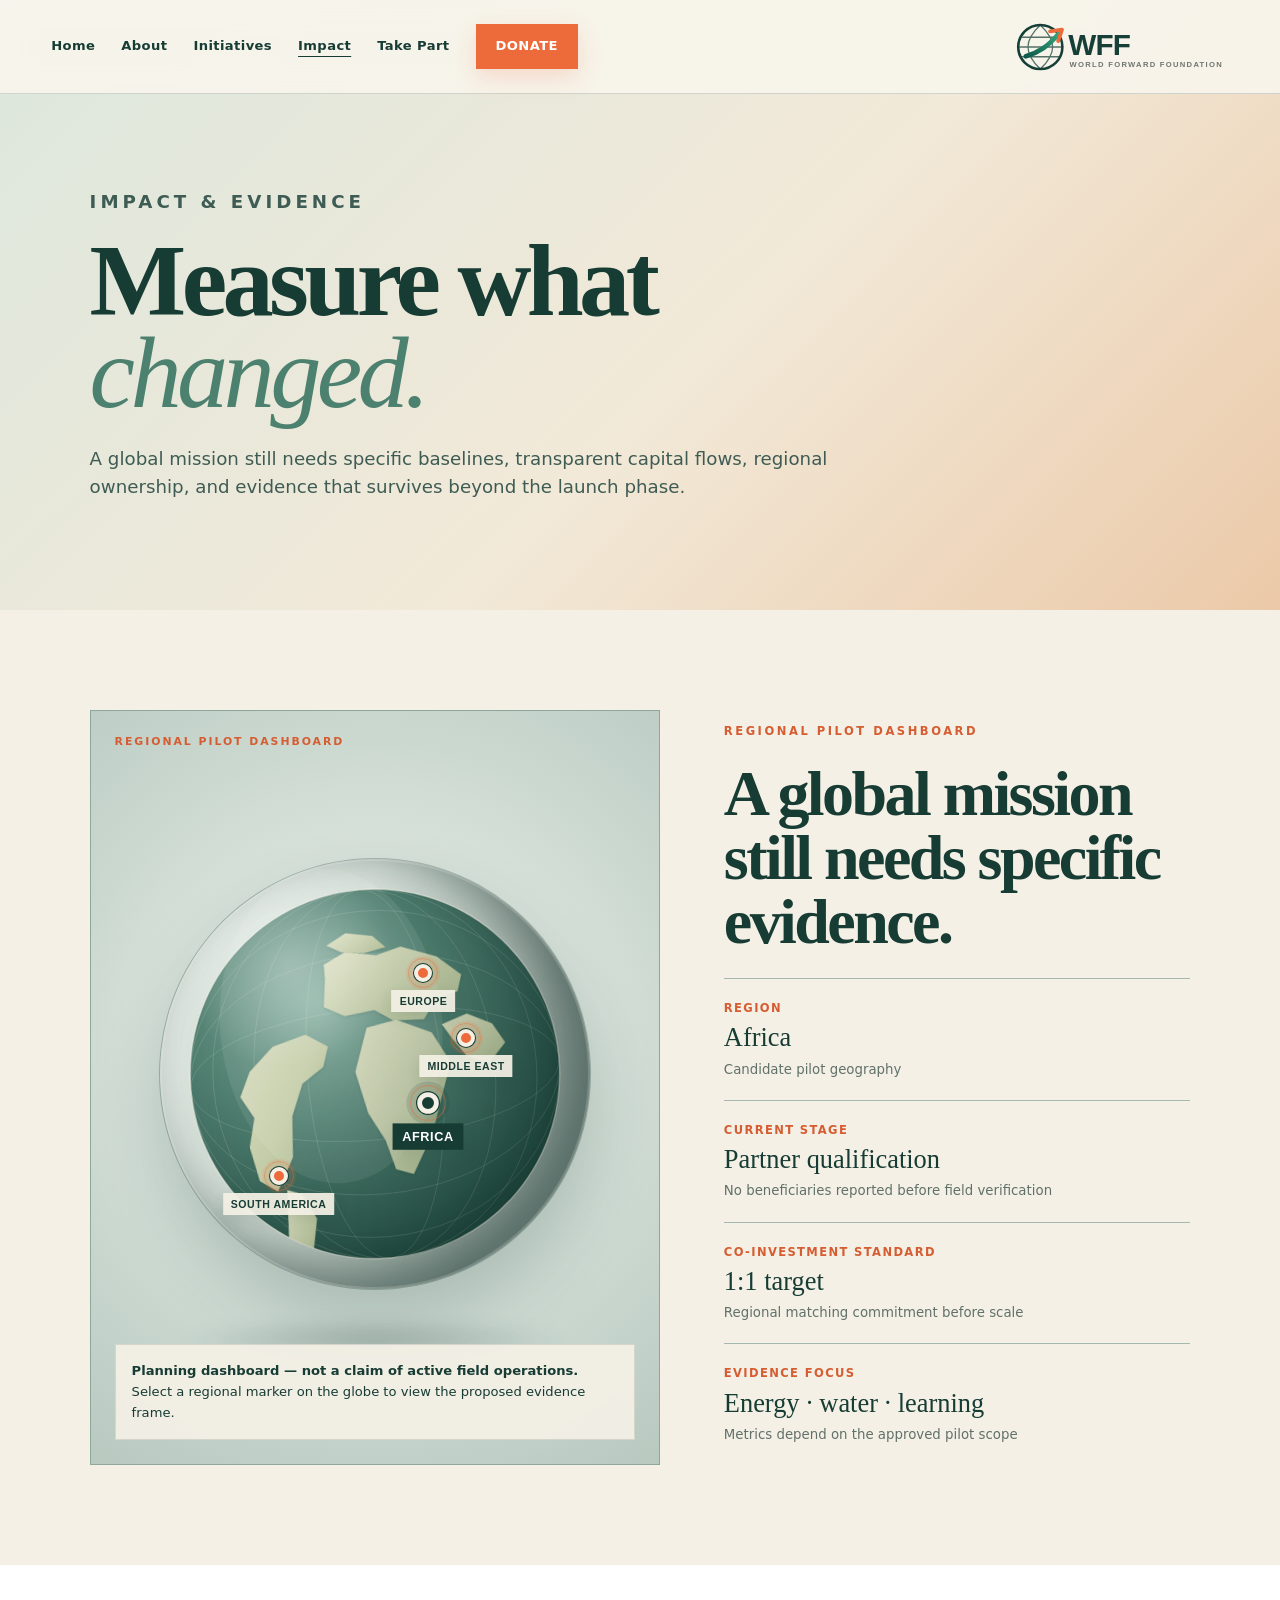
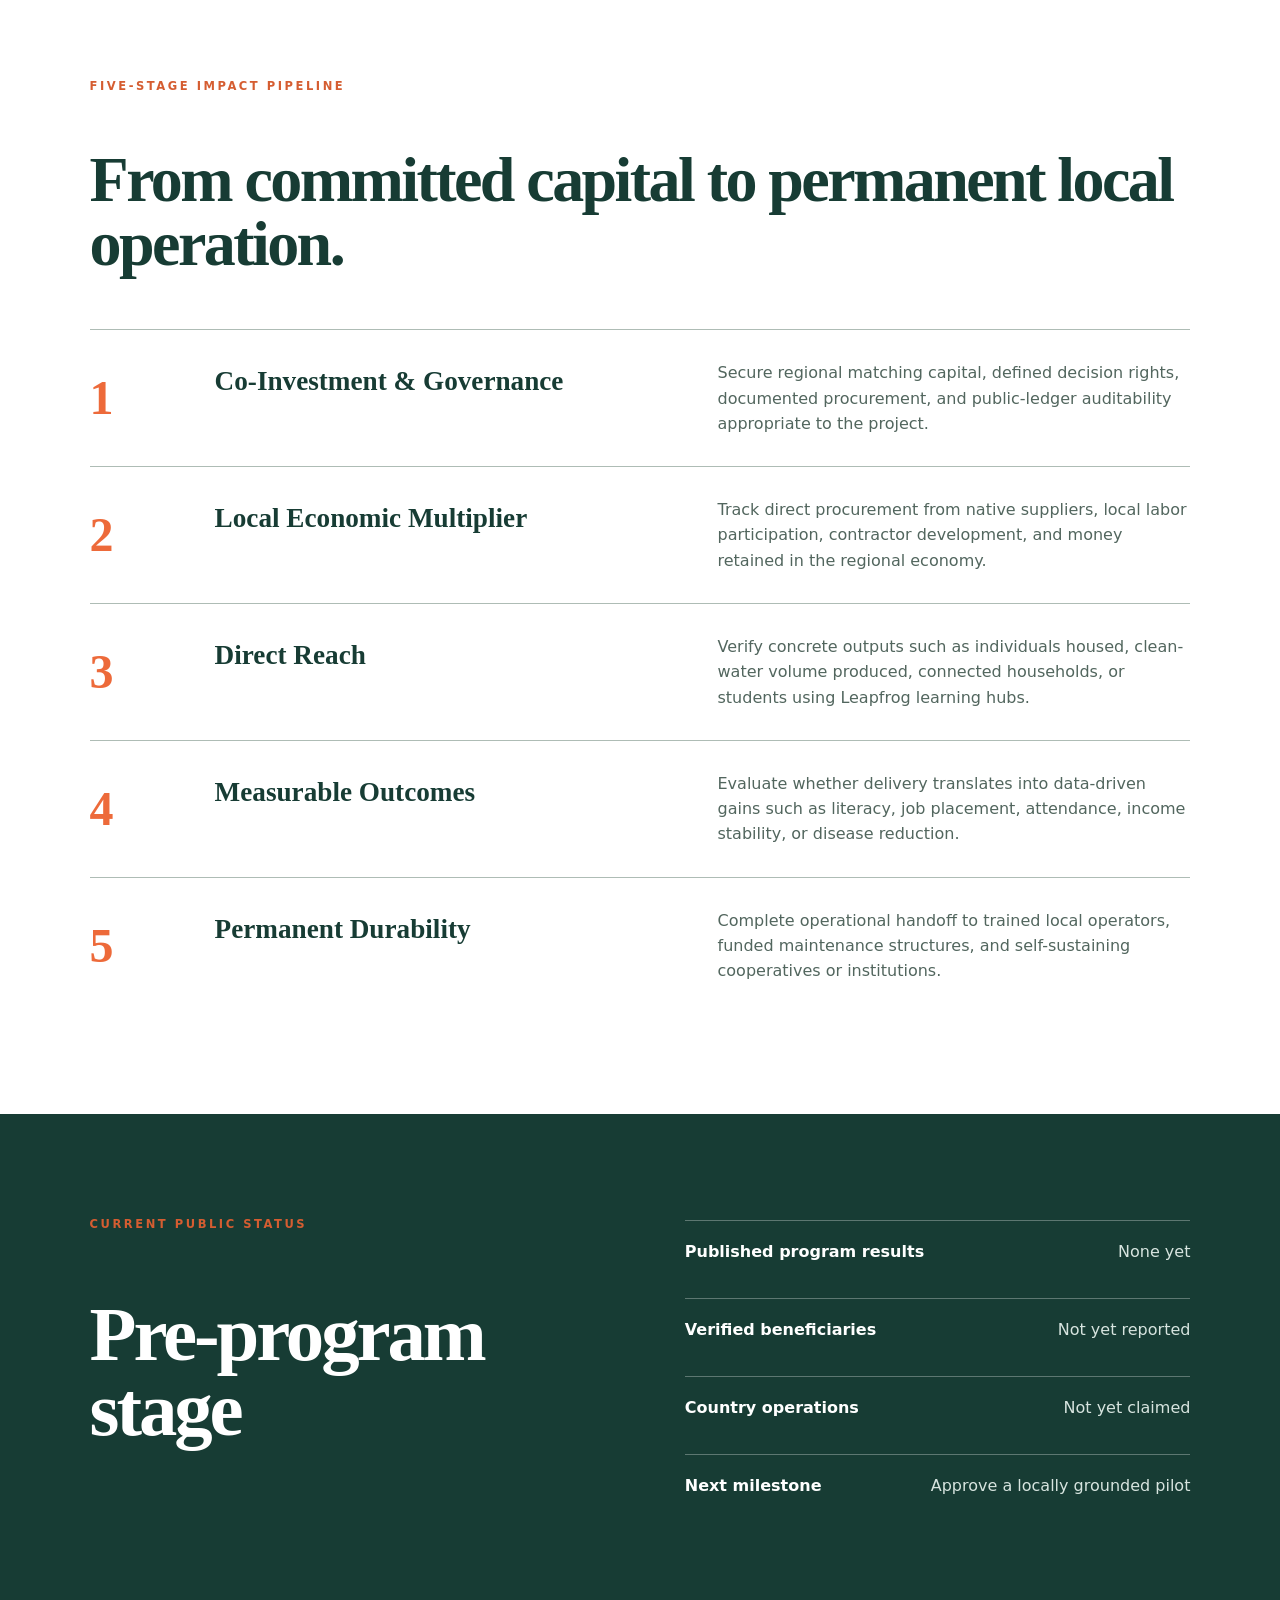
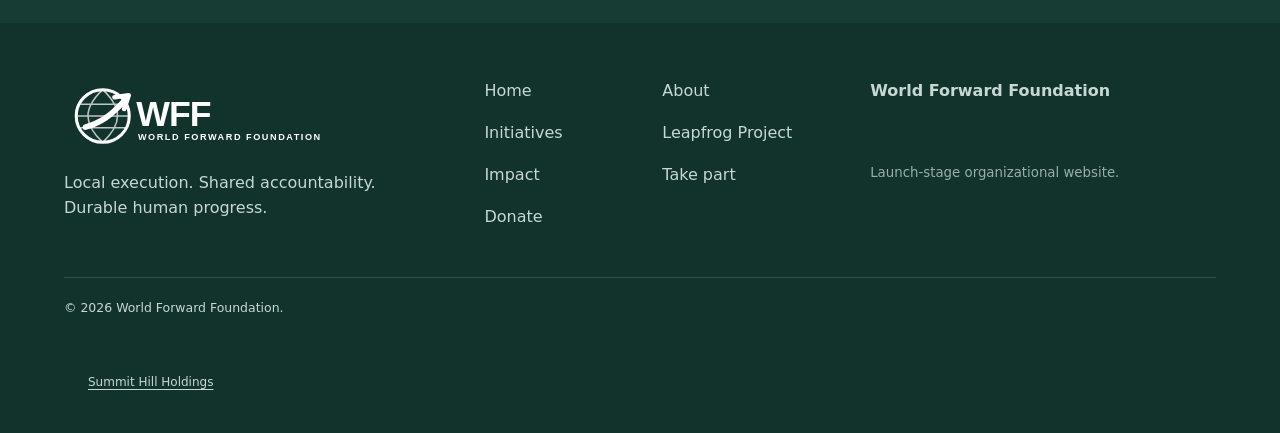
<file: impact/index.html>
<!doctype html><html lang="en"><head><meta charset="utf-8"><meta name="viewport" content="width=device-width,initial-scale=1"><title>Impact | World Forward Foundation</title><meta name="description" content="World Forward Foundation impact framework: co-investment, local economic multiplier, direct reach, measurable outcomes, and permanent durability."><link rel="stylesheet" href="/site.css"><link rel="stylesheet" href="/wff-upgrade.css"><link rel="icon" href="/assets/favicon.svg" type="image/svg+xml"><link rel="canonical" href="https://worldforwardfoundation.summithillholdings.com/impact/"></head><body class="wff"><a class="skip" href="#main">Skip to content</a><header class="global-header"><a class="logo-link" href="/"><img src="/assets/wff-logo.svg" alt="World Forward Foundation"></a><nav aria-label="Primary"><a href="/">Home</a><a href="/about">About</a><a href="/initiatives">Initiatives</a><a href="/impact" aria-current="page">Impact</a><a href="/get-involved">Take Part</a><a class="donate" href="/donate">Donate</a></nav><button class="menu" aria-label="Open navigation" aria-expanded="false">☰</button></header><main id="main"><section class="page-hero"><div class="hero-media"></div><div class="hero-copy"><p class="kicker">IMPACT & EVIDENCE</p><h1>Measure what<br><em>changed.</em></h1><p>A global mission still needs specific baselines, transparent capital flows, regional ownership, and evidence that survives beyond the launch phase.</p></div></section><section class="impact-dashboard"><div class="pilot-map globe-dashboard" aria-label="Interactive regional pilot planning globe"><div class="globe-stage" aria-hidden="true"><div class="globe-shadow"></div><div class="earth-globe"><svg class="globe-map" viewBox="0 0 600 600" role="img" aria-label="Stylized globe showing Europe, Africa, the Middle East and South America"><defs><radialGradient id="ocean" cx="36%" cy="30%" r="72%"><stop offset="0" stop-color="#86afa0"/><stop offset=".46" stop-color="#4f7f70"/><stop offset="1" stop-color="#234c42"/></radialGradient><linearGradient id="land" x1="0" y1="0" x2="1" y2="1"><stop offset="0" stop-color="#d9ddbf"/><stop offset="1" stop-color="#aebc91"/></linearGradient><clipPath id="sphere"><circle cx="300" cy="300" r="258"/></clipPath></defs><circle cx="300" cy="300" r="258" fill="url(#ocean)"/><g clip-path="url(#sphere)" class="graticule"><ellipse cx="300" cy="300" rx="258" ry="92"/><ellipse cx="300" cy="300" rx="258" ry="168"/><ellipse cx="300" cy="300" rx="258" ry="228"/><ellipse cx="300" cy="300" rx="94" ry="258"/><ellipse cx="300" cy="300" rx="168" ry="258"/><ellipse cx="300" cy="300" rx="226" ry="258"/></g><g clip-path="url(#sphere)" fill="url(#land)" class="continents"><path d="M242 142l31-15 43 8 35-9 49 18 32 28-7 23-31 8-19 27-43-2-25-17-42 5-28-15 5-39z"/><path d="M294 235l42-8 48 22 23 44-16 44-18 53-31 54-24-9-11-41-21-40-13-59 21-60z"/><path d="M399 239l36-12 34 17 16 28-25 27-30-13-17-24-14-23z"/><path d="M126 282l35-32 47-13 30 19-9 28-31 21-18 44-4 57-25 46-24-17-10-48 10-40-17-31 16-34z"/><path d="M164 451l20 7 18 36-9 47-20 28-13-38 4-80z"/><path d="M248 116l28-15 37 7 17 17-31 6-31-4-20-11z"/></g><circle cx="300" cy="300" r="258" fill="none" stroke="rgba(244,240,230,.52)" stroke-width="2"/><ellipse cx="245" cy="228" rx="155" ry="220" fill="rgba(255,255,255,.08)"/></svg></div></div><button class="region-dot africa" aria-label="Africa" aria-pressed="true" data-region="Africa" data-stage="Partner qualification" data-capital="1:1 target" data-evidence="Energy · water · learning"><span>Africa</span></button><button class="region-dot europe" aria-label="Europe" aria-pressed="false" data-region="Europe" data-stage="Opportunity mapping" data-capital="To be structured" data-evidence="Resilience · connectivity"><span>Europe</span></button><button class="region-dot south-america" aria-label="South America" aria-pressed="false" data-region="South America" data-stage="Opportunity mapping" data-capital="To be structured" data-evidence="Energy · education"><span>South America</span></button><button class="region-dot middle-east" aria-label="Middle East" aria-pressed="false" data-region="Middle East" data-stage="Opportunity mapping" data-capital="To be structured" data-evidence="Water · connectivity"><span>Middle East</span></button><div class="map-key"><b>Planning dashboard — not a claim of active field operations.</b>Select a regional marker on the globe to view the proposed evidence frame.</div></div><div class="impact-metrics"><p class="eyebrow">REGIONAL PILOT DASHBOARD</p><h2>A global mission still needs specific evidence.</h2><div class="metric-card"><span>Region</span><strong id="metric-region">Africa</strong><small>Candidate pilot geography</small></div><div class="metric-card"><span>Current stage</span><strong id="metric-stage">Partner qualification</strong><small>No beneficiaries reported before field verification</small></div><div class="metric-card"><span>Co-investment standard</span><strong id="metric-capital">1:1 target</strong><small>Regional matching commitment before scale</small></div><div class="metric-card"><span>Evidence focus</span><strong id="metric-evidence">Energy · water · learning</strong><small>Metrics depend on the approved pilot scope</small></div></div></section><section class="impact-pipeline"><p class="eyebrow">FIVE-STAGE IMPACT PIPELINE</p><h2>From committed capital to permanent local operation.</h2><div class="pipeline-list"><article><b>1</b><h3>Co-Investment & Governance</h3><p>Secure regional matching capital, defined decision rights, documented procurement, and public-ledger auditability appropriate to the project.</p></article><article><b>2</b><h3>Local Economic Multiplier</h3><p>Track direct procurement from native suppliers, local labor participation, contractor development, and money retained in the regional economy.</p></article><article><b>3</b><h3>Direct Reach</h3><p>Verify concrete outputs such as individuals housed, clean-water volume produced, connected households, or students using Leapfrog learning hubs.</p></article><article><b>4</b><h3>Measurable Outcomes</h3><p>Evaluate whether delivery translates into data-driven gains such as literacy, job placement, attendance, income stability, or disease reduction.</p></article><article><b>5</b><h3>Permanent Durability</h3><p>Complete operational handoff to trained local operators, funded maintenance structures, and self-sustaining cooperatives or institutions.</p></article></div></section><section class="status-panel"><div><p class="eyebrow">CURRENT PUBLIC STATUS</p><h2>Pre-program stage</h2></div><div class="status-list"><p><b>Published program results</b><span>None yet</span></p><p><b>Verified beneficiaries</b><span>Not yet reported</span></p><p><b>Country operations</b><span>Not yet claimed</span></p><p><b>Next milestone</b><span>Approve a locally grounded pilot</span></p></div></section></main><footer class="global-footer"><div class="footer-brand"><img src="/assets/wff-logo.svg" alt=""><p>Local execution. Shared accountability. Durable human progress.</p></div><nav><a href="/">Home</a><a href="/about">About</a><a href="/initiatives">Initiatives</a><a href="/initiatives/leapfrog">Leapfrog Project</a><a href="/impact">Impact</a><a href="/get-involved">Take part</a><a href="/donate">Donate</a></nav><div class="footer-note"><b>World Forward Foundation</b><small>Launch-stage organizational website.</small></div><p class="copyright">© 2026 World Forward Foundation.</p><p class="holding-company-link" style="margin:0;padding:16px 24px;font-size:12px;line-height:1.6"><a href="https://summithillholdings.com/" style="color:inherit;text-decoration:underline;text-underline-offset:3px">Summit Hill Holdings</a></p></footer><script src="/site.js" defer></script><script>document.querySelectorAll('.region-dot').forEach(function(btn){btn.addEventListener('click',function(){document.querySelectorAll('.region-dot').forEach(function(b){b.setAttribute('aria-pressed','false')});btn.setAttribute('aria-pressed','true');document.getElementById('metric-region').textContent=btn.dataset.region;document.getElementById('metric-stage').textContent=btn.dataset.stage;document.getElementById('metric-capital').textContent=btn.dataset.capital;document.getElementById('metric-evidence').textContent=btn.dataset.evidence;});});</script></body></html>
</file>
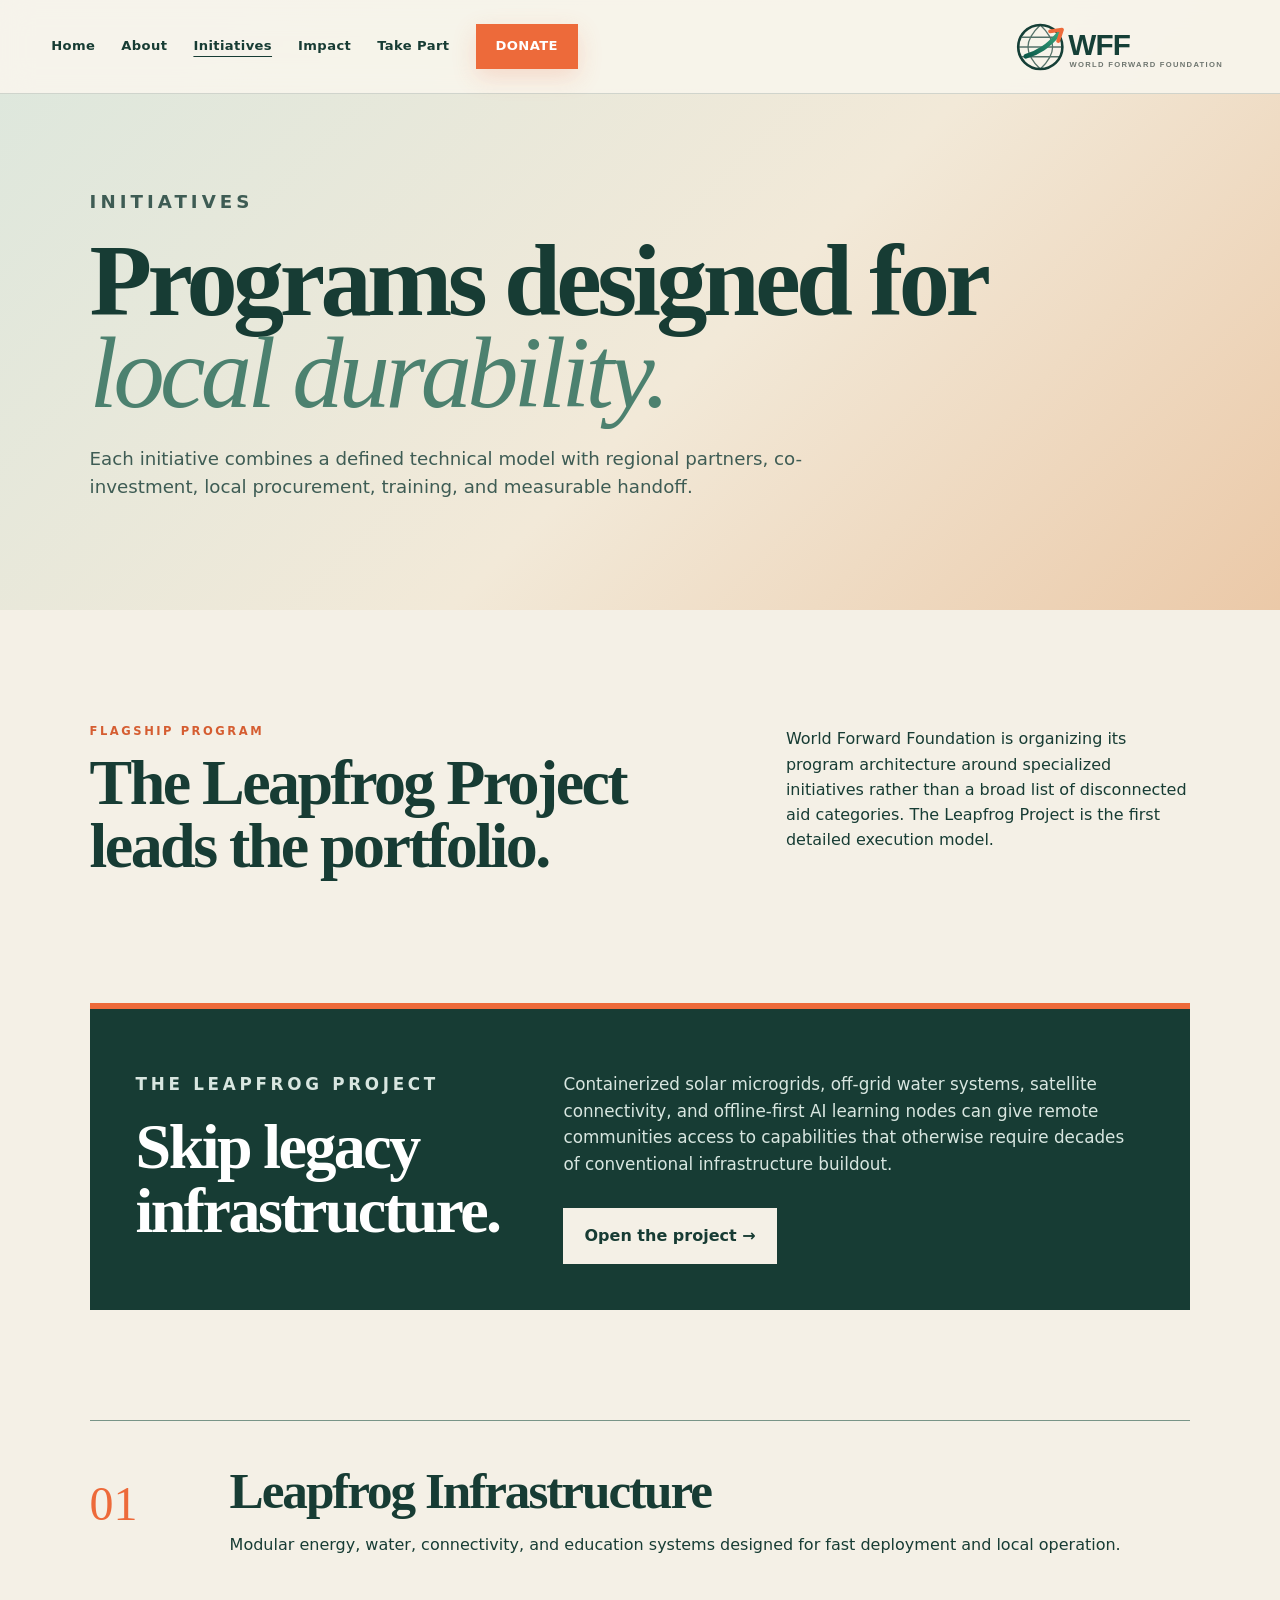
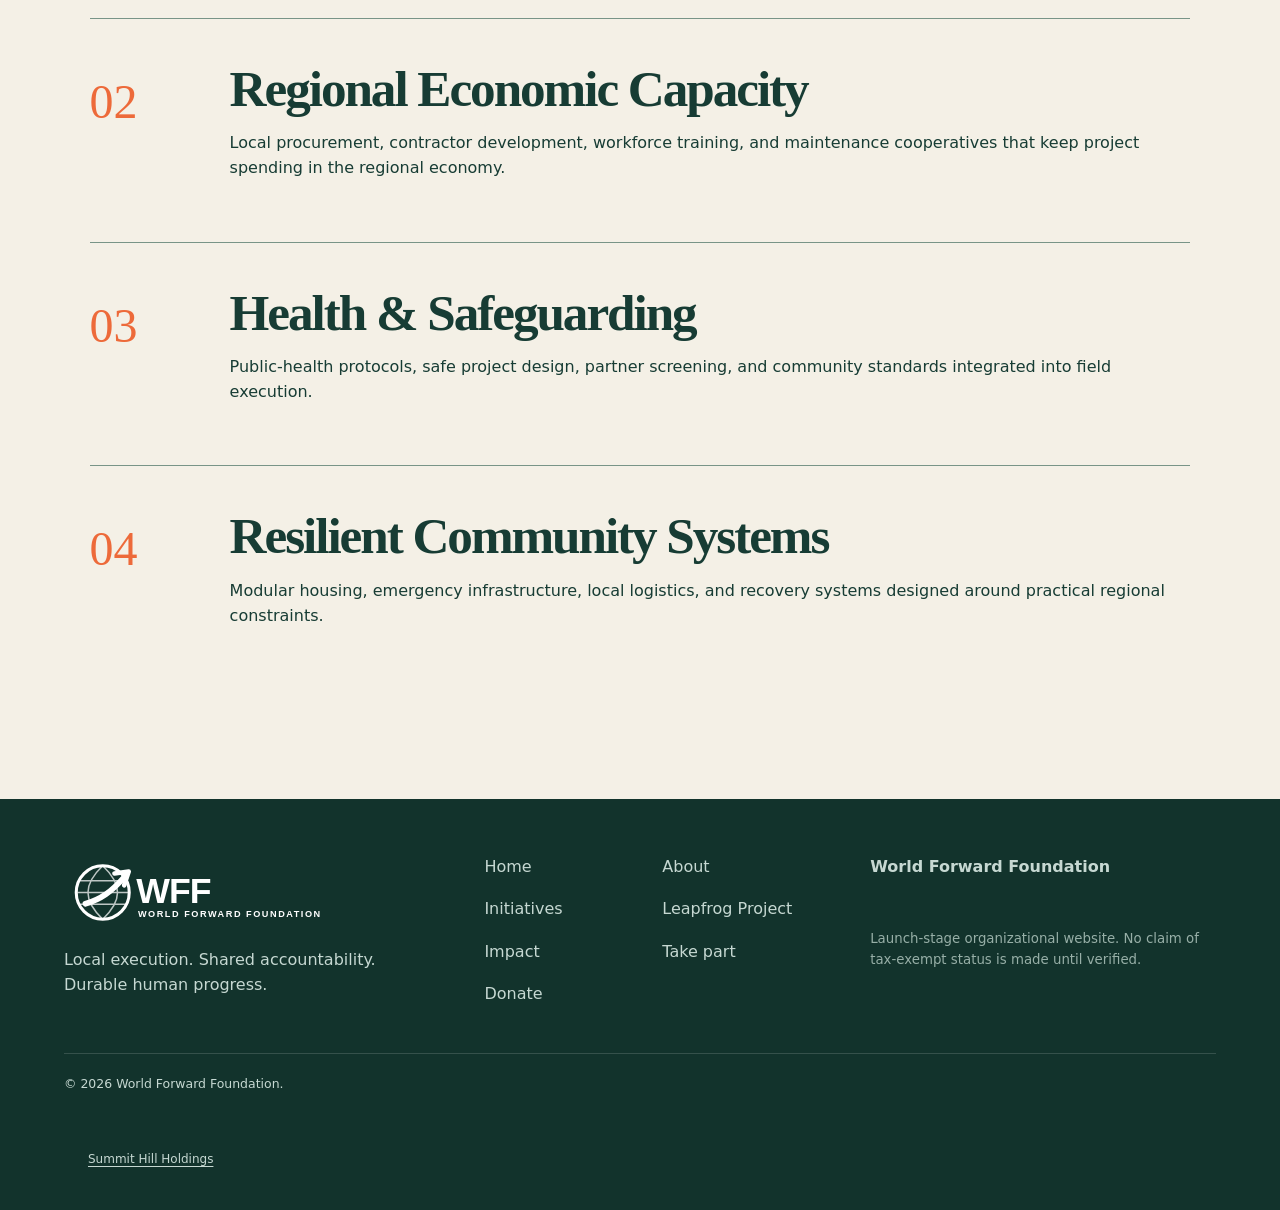
<file: initiatives/index.html>
<!doctype html><html lang="en"><head><meta charset="utf-8"><meta name="viewport" content="width=device-width,initial-scale=1"><title>Initiatives | World Forward Foundation</title><meta name="description" content="Explore World Forward Foundation initiatives, including the Leapfrog Project for modular energy, connectivity, water, and offline-first AI learning."><link rel="stylesheet" href="/site.css"><link rel="stylesheet" href="/wff-upgrade.css"><link rel="icon" href="/assets/favicon.svg" type="image/svg+xml"><link rel="canonical" href="https://worldforwardfoundation.summithillholdings.com/initiatives/"></head><body class="wff"><a class="skip" href="#main">Skip to content</a><header class="global-header"><a class="logo-link" href="/"><img src="/assets/wff-logo.svg" alt="World Forward Foundation"></a><nav aria-label="Primary"><a href="/">Home</a><a href="/about">About</a><a href="/initiatives" aria-current="page">Initiatives</a><a href="/impact">Impact</a><a href="/get-involved">Take Part</a><a class="donate" href="/donate">Donate</a></nav><button class="menu" aria-label="Open navigation" aria-expanded="false">☰</button></header><main id="main"><section class="page-hero"><div class="hero-media"></div><div class="hero-copy"><p class="kicker">INITIATIVES</p><h1>Programs designed for<br><em>local durability.</em></h1><p>Each initiative combines a defined technical model with regional partners, co-investment, local procurement, training, and measurable handoff.</p></div></section><section class="initiative-index"><div><p class="eyebrow">FLAGSHIP PROGRAM</p><h2>The Leapfrog Project leads the portfolio.</h2></div><p>World Forward Foundation is organizing its program architecture around specialized initiatives rather than a broad list of disconnected aid categories. The Leapfrog Project is the first detailed execution model.</p></section><section class="initiative-callout"><div><p class="eyebrow">THE LEAPFROG PROJECT</p><h2>Skip legacy infrastructure.</h2></div><div><p>Containerized solar microgrids, off-grid water systems, satellite connectivity, and offline-first AI learning nodes can give remote communities access to capabilities that otherwise require decades of conventional infrastructure buildout.</p><a class="button paper" href="/initiatives/leapfrog">Open the project →</a></div></section><section class="initiative-stack"><article><span>01</span><div><h2>Leapfrog Infrastructure</h2><p>Modular energy, water, connectivity, and education systems designed for fast deployment and local operation.</p></div></article><article><span>02</span><div><h2>Regional Economic Capacity</h2><p>Local procurement, contractor development, workforce training, and maintenance cooperatives that keep project spending in the regional economy.</p></div></article><article><span>03</span><div><h2>Health & Safeguarding</h2><p>Public-health protocols, safe project design, partner screening, and community standards integrated into field execution.</p></div></article><article><span>04</span><div><h2>Resilient Community Systems</h2><p>Modular housing, emergency infrastructure, local logistics, and recovery systems designed around practical regional constraints.</p></div></article></section></main><footer class="global-footer"><div class="footer-brand"><img src="/assets/wff-logo.svg" alt=""><p>Local execution. Shared accountability. Durable human progress.</p></div><nav><a href="/">Home</a><a href="/about">About</a><a href="/initiatives">Initiatives</a><a href="/initiatives/leapfrog">Leapfrog Project</a><a href="/impact">Impact</a><a href="/get-involved">Take part</a><a href="/donate">Donate</a></nav><div class="footer-note"><b>World Forward Foundation</b><small>Launch-stage organizational website. No claim of tax-exempt status is made until verified.</small></div><p class="copyright">© 2026 World Forward Foundation.</p><p class="holding-company-link" style="margin:0;padding:16px 24px;font-size:12px;line-height:1.6"><a href="https://summithillholdings.com/" style="color:inherit;text-decoration:underline;text-underline-offset:3px">Summit Hill Holdings</a></p></footer><script src="/site.js" defer></script></body></html>
</file>
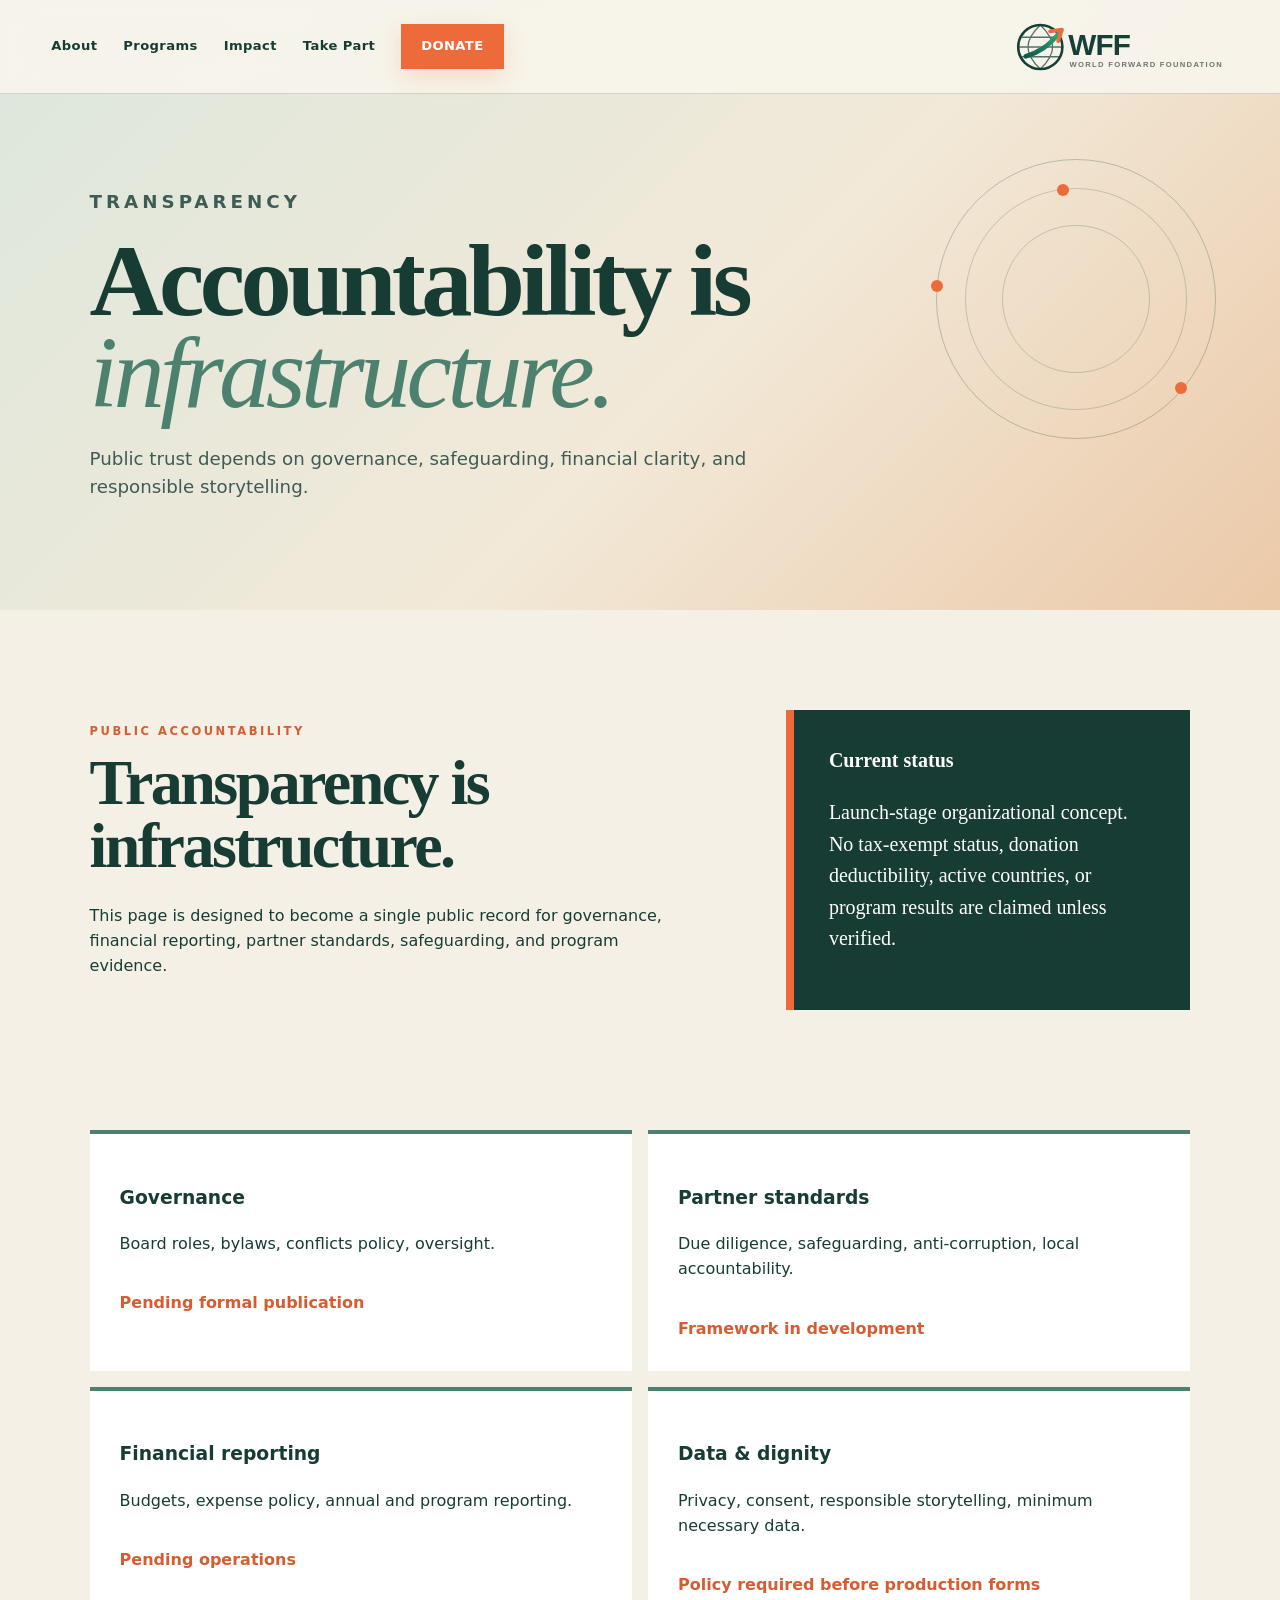
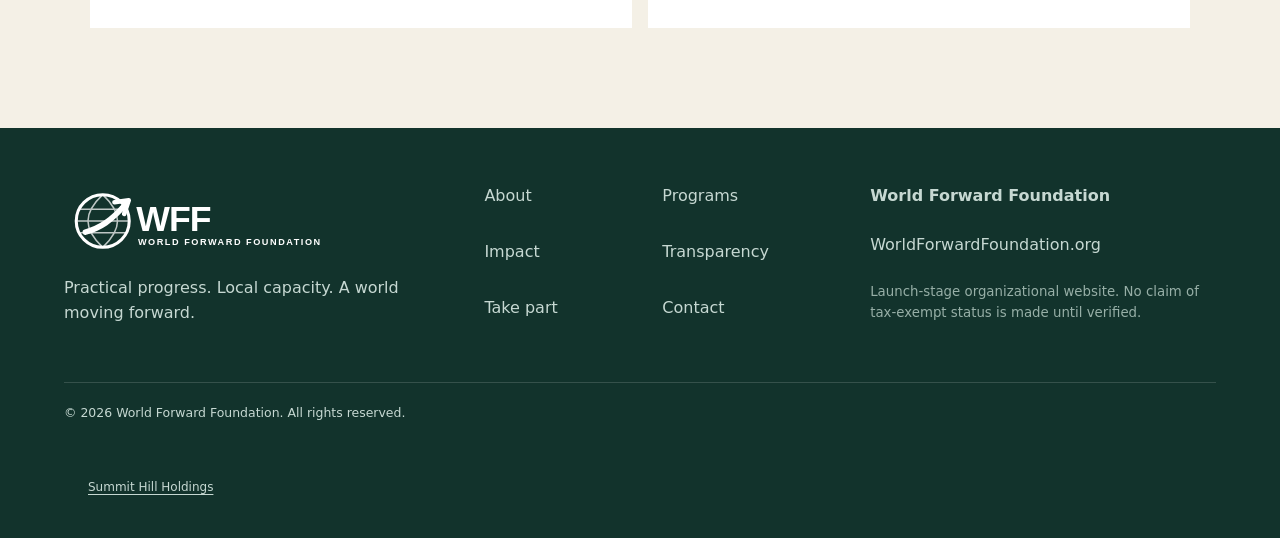
<file: transparency/index.html>
<!doctype html><html lang="en"><head><meta charset="utf-8"><meta name="viewport" content="width=device-width,initial-scale=1"><meta name="color-scheme" content="light dark"><title>Transparency | World Forward Foundation</title><meta name="description" content="Review World Forward Foundation governance, partner, safeguarding, financial, and data-transparency standards."><link rel="canonical" href="https://worldforwardfoundation.org/transparency"><meta property="og:type" content="website"><meta property="og:site_name" content="World Forward Foundation"><meta property="og:title" content="Transparency | World Forward Foundation"><meta property="og:description" content="Review World Forward Foundation governance, partner, safeguarding, financial, and data-transparency standards."><meta property="og:url" content="https://worldforwardfoundation.org/transparency"><meta name="twitter:card" content="summary"><meta name="twitter:title" content="Transparency | World Forward Foundation"><meta name="twitter:description" content="Review World Forward Foundation governance, partner, safeguarding, financial, and data-transparency standards."><link rel="icon" href="/assets/favicon.svg" type="image/svg+xml"><link rel="stylesheet" href="/site.css"><script type="application/ld+json">{"@context":"https://schema.org","@graph":[{"@type":["Organization","NGO"],"@id":"https://worldforwardfoundation.org/#organization","name":"World Forward Foundation","url":"https://worldforwardfoundation.org","description":"Review World Forward Foundation governance, partner, safeguarding, financial, and data-transparency standards."},{"@type":"WebSite","@id":"https://worldforwardfoundation.org/#website","url":"https://worldforwardfoundation.org","name":"World Forward Foundation","publisher":{"@id":"https://worldforwardfoundation.org/#organization"}},{"@type":"WebPage","@id":"https://worldforwardfoundation.org/transparency#webpage","url":"https://worldforwardfoundation.org/transparency","name":"Transparency | World Forward Foundation","isPartOf":{"@id":"https://worldforwardfoundation.org/#website"},"about":{"@id":"https://worldforwardfoundation.org/#organization"}}]}</script></head><body class="wff"><a class="skip" href="#main">Skip to content</a><header class="global-header"><a class="logo-link" href="/" aria-label="World Forward Foundation home"><img src="/assets/wff-logo.svg" alt="World Forward Foundation"></a><nav aria-label="Primary"><a href="/about">About</a><a href="/initiatives">Programs</a><a href="/impact">Impact</a><a href="/get-involved">Take Part</a><a class="donate" href="/donate">Donate</a></nav><button class="menu" aria-label="Open navigation" aria-expanded="false">☰</button></header><main id="main"><section class="page-hero"><div class="hero-media" aria-hidden="true"></div><div class="hero-copy"><p class="kicker">TRANSPARENCY</p><h1>Accountability is<br><em>infrastructure.</em></h1><p>Public trust depends on governance, safeguarding, financial clarity, and responsible storytelling.</p></div><div class="orbit" aria-hidden="true"><i></i><i></i><i></i></div></section><section class="content-grid"><article><p class="eyebrow">PUBLIC ACCOUNTABILITY</p><h2>Transparency is infrastructure.</h2><p>This page is designed to become a single public record for governance, financial reporting, partner standards, safeguarding, and program evidence.</p></article><aside class="principle-card"><b>Current status</b><p>Launch-stage organizational concept. No tax-exempt status, donation deductibility, active countries, or program results are claimed unless verified.</p></aside></section><section class="document-grid"><article><h3>Governance</h3><p>Board roles, bylaws, conflicts policy, oversight.</p><span>Pending formal publication</span></article><article><h3>Partner standards</h3><p>Due diligence, safeguarding, anti-corruption, local accountability.</p><span>Framework in development</span></article><article><h3>Financial reporting</h3><p>Budgets, expense policy, annual and program reporting.</p><span>Pending operations</span></article><article><h3>Data & dignity</h3><p>Privacy, consent, responsible storytelling, minimum necessary data.</p><span>Policy required before production forms</span></article></section></main><footer class="global-footer">
<div class="footer-brand"><img src="/assets/wff-logo.svg" alt=""><p>Practical progress. Local capacity. A world moving forward.</p></div><nav aria-label="Footer"><a href="/about">About</a><a href="/initiatives">Programs</a><a href="/impact">Impact</a><a href="/transparency">Transparency</a><a href="/get-involved">Take part</a><a href="/contact">Contact</a></nav><div class="footer-note"><b>World Forward Foundation</b><span>WorldForwardFoundation.org</span><small>Launch-stage organizational website. No claim of tax-exempt status is made until verified.</small></div><p class="copyright">© 2026 World Forward Foundation. All rights reserved.</p>
<p class="holding-company-link" style="margin:0;padding:16px 24px;font-size:12px;line-height:1.6"><a href="https://summithillholdings.com/" style="color:inherit;text-decoration:underline;text-underline-offset:3px">Summit Hill Holdings</a></p></footer><script src="/site.js" defer></script></body></html>
</file>
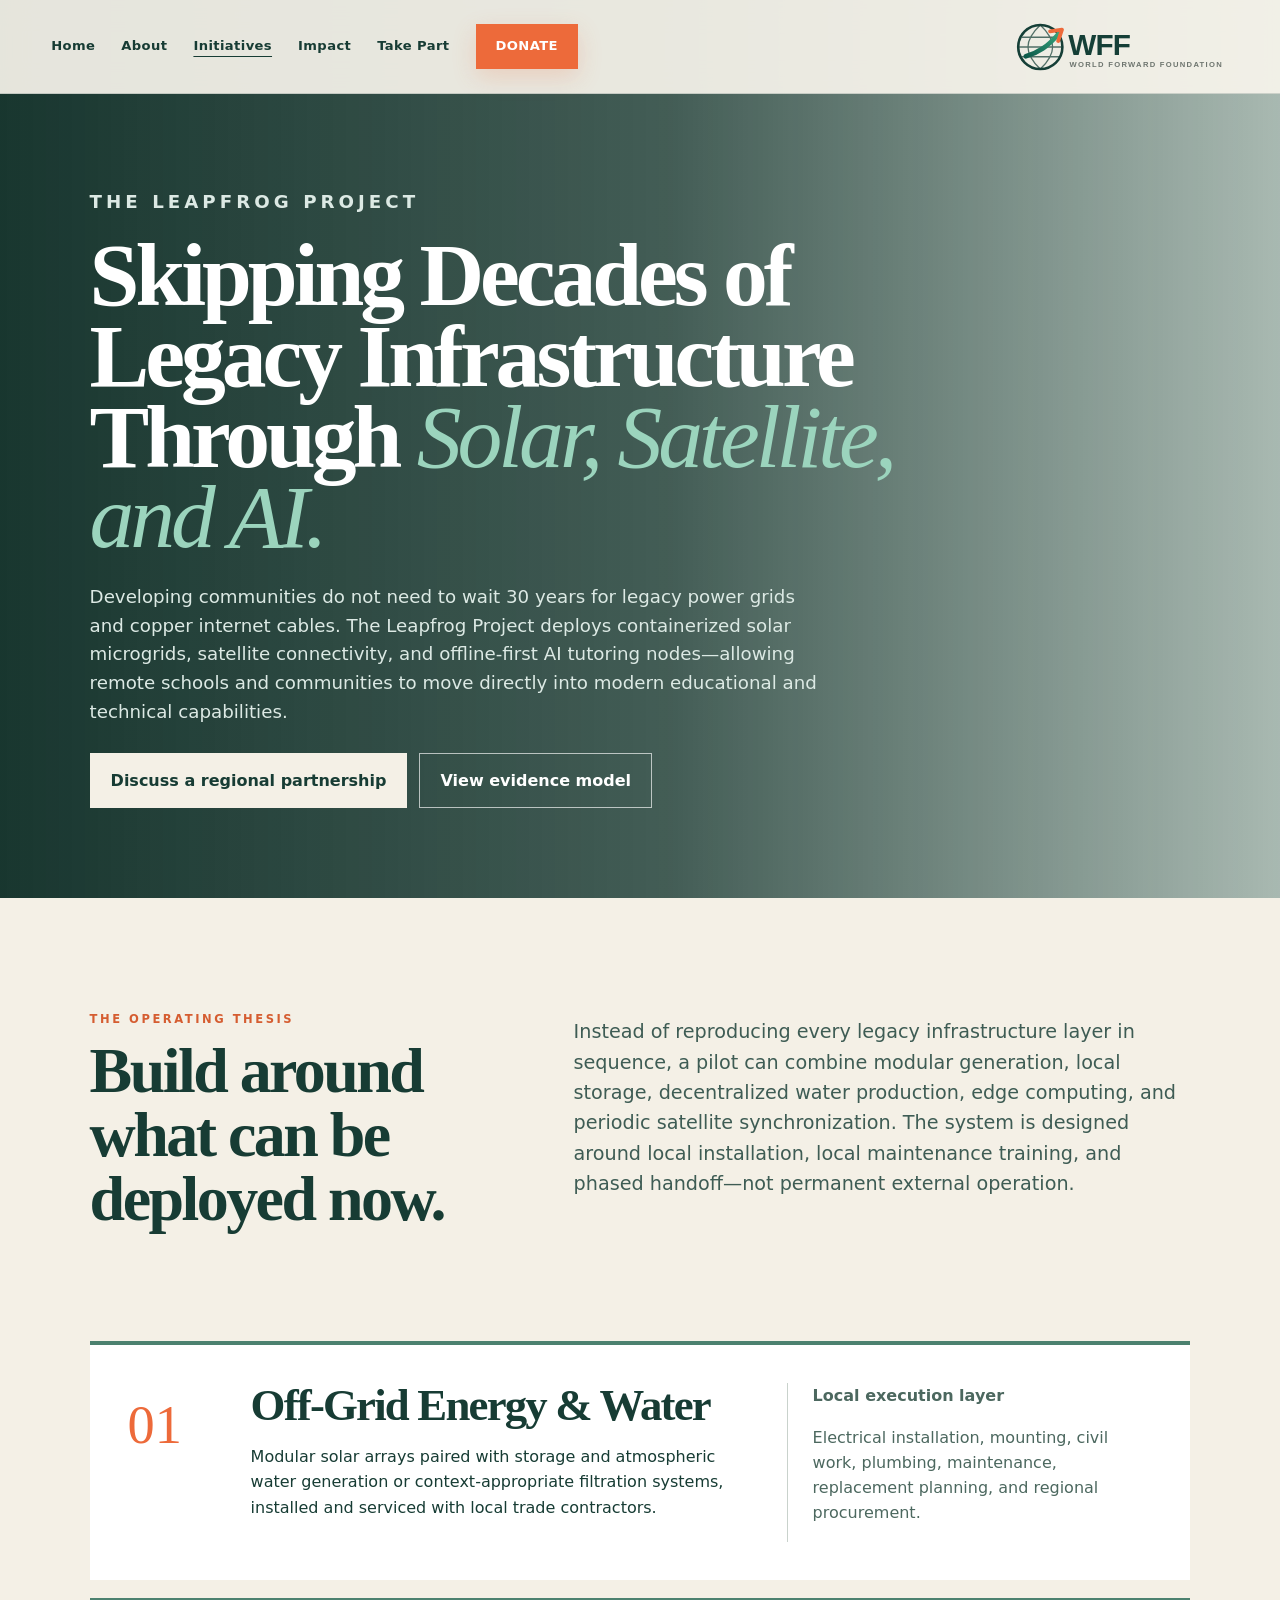
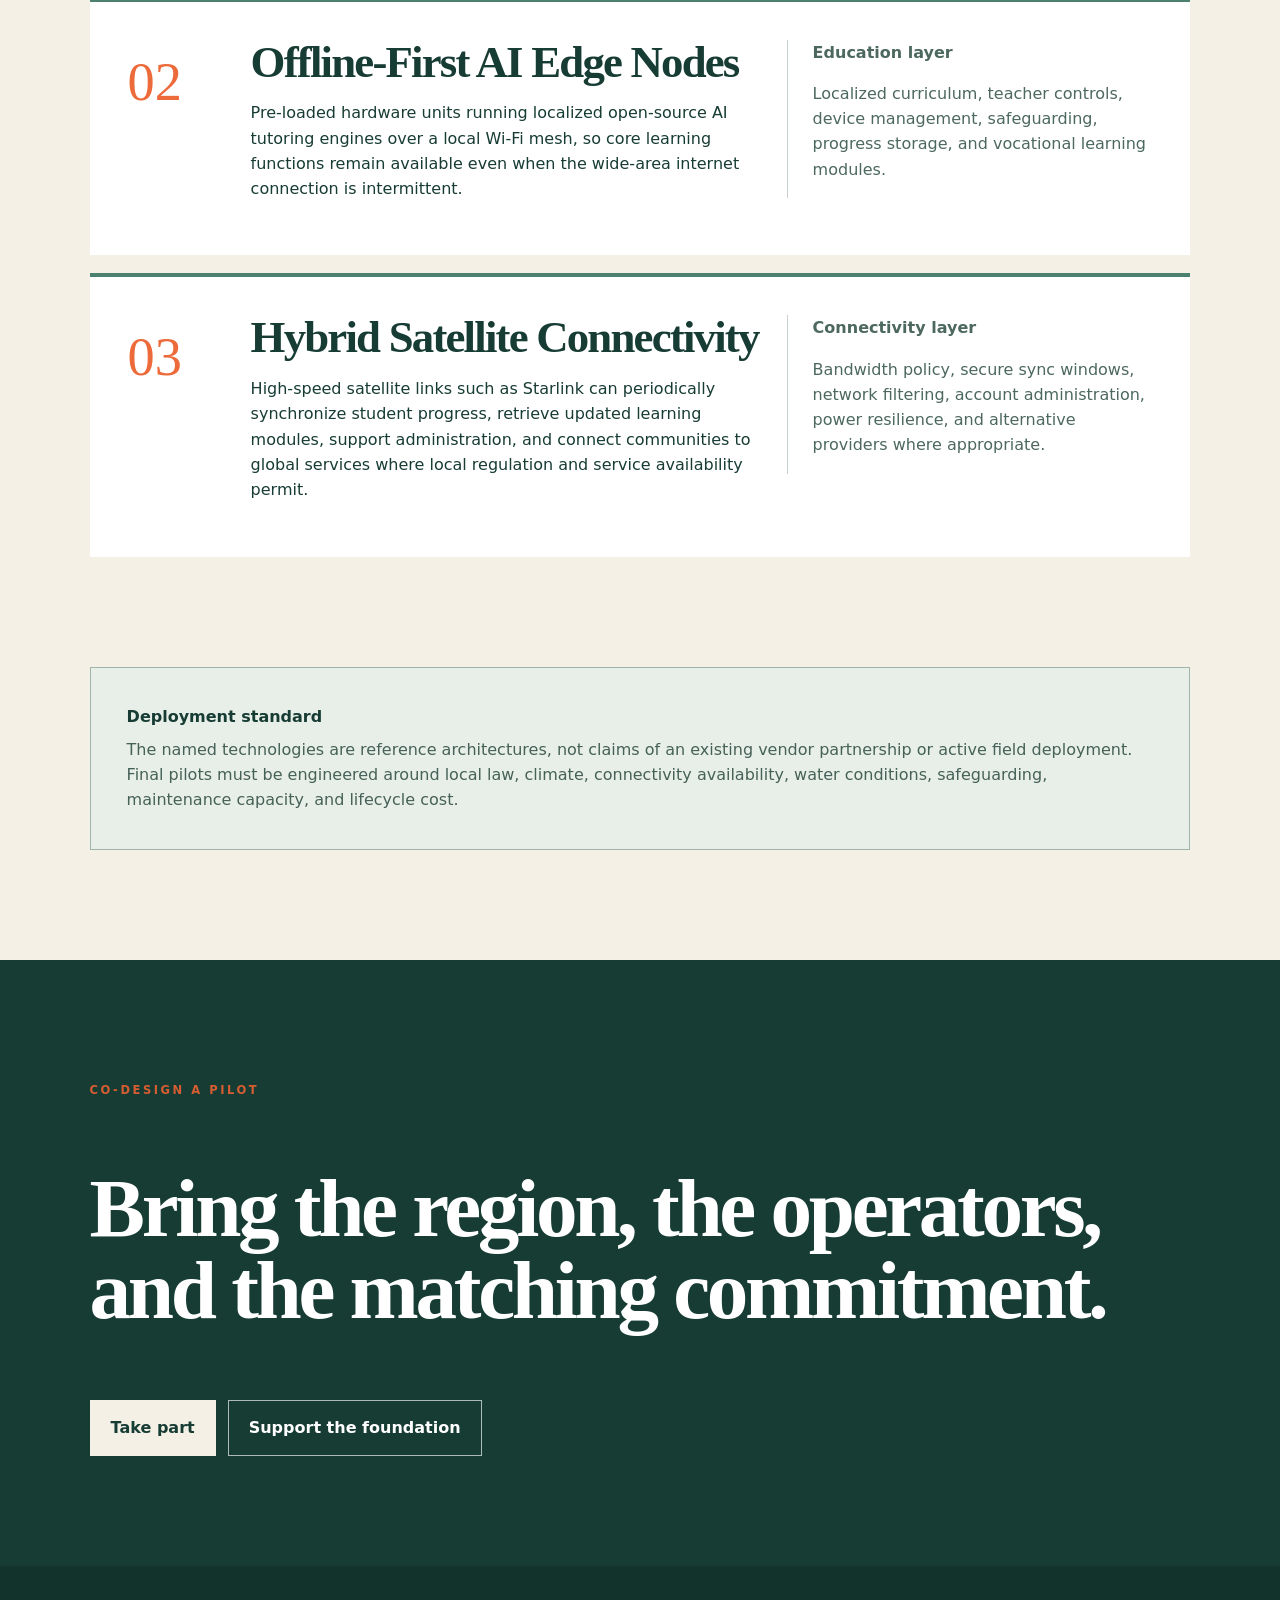
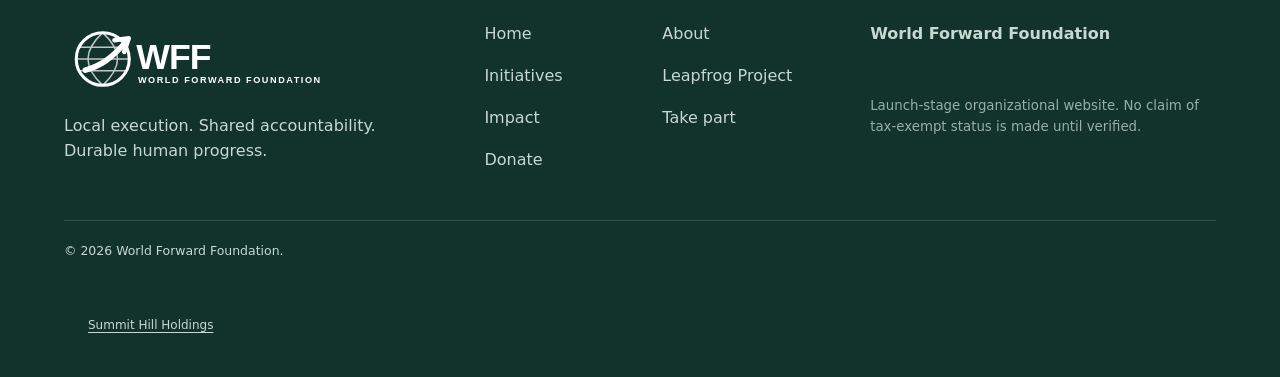
<file: initiatives/leapfrog/index.html>
<!doctype html><html lang="en"><head><meta charset="utf-8"><meta name="viewport" content="width=device-width,initial-scale=1"><title>The Leapfrog Project | World Forward Foundation</title><meta name="description" content="Skipping decades of legacy infrastructure through modular solar, satellite connectivity, water systems, and offline-first AI learning nodes."><link rel="stylesheet" href="/site.css"><link rel="stylesheet" href="/wff-upgrade.css"><link rel="icon" href="/assets/favicon.svg" type="image/svg+xml"><link rel="canonical" href="https://worldforwardfoundation.summithillholdings.com/initiatives/leapfrog/"></head><body class="wff"><a class="skip" href="#main">Skip to content</a><header class="global-header"><a class="logo-link" href="/"><img src="/assets/wff-logo.svg" alt="World Forward Foundation"></a><nav aria-label="Primary"><a href="/">Home</a><a href="/about">About</a><a href="/initiatives" aria-current="page">Initiatives</a><a href="/impact">Impact</a><a href="/get-involved">Take Part</a><a class="donate" href="/donate">Donate</a></nav><button class="menu" aria-label="Open navigation" aria-expanded="false">☰</button></header><main id="main"><section class="page-hero leapfrog-hero"><div class="hero-media"></div><div class="hero-copy"><p class="kicker">THE LEAPFROG PROJECT</p><h1>Skipping Decades of Legacy Infrastructure Through <em>Solar, Satellite, and AI.</em></h1><p>Developing communities do not need to wait 30 years for legacy power grids and copper internet cables. The Leapfrog Project deploys containerized solar microgrids, satellite connectivity, and offline-first AI tutoring nodes—allowing remote schools and communities to move directly into modern educational and technical capabilities.</p><div class="hero-actions"><a class="button paper" href="/get-involved">Discuss a regional partnership</a><a class="button ghost" href="/impact">View evidence model</a></div></div></section><section class="leapfrog-intro"><div><p class="eyebrow">THE OPERATING THESIS</p><h2>Build around what can be deployed now.</h2></div><div class="lead-copy"><p>Instead of reproducing every legacy infrastructure layer in sequence, a pilot can combine modular generation, local storage, decentralized water production, edge computing, and periodic satellite synchronization. The system is designed around local installation, local maintenance training, and phased handoff—not permanent external operation.</p></div></section><section class="leapfrog-stack"><article class="leapfrog-card"><span>01</span><div><h2>Off-Grid Energy & Water</h2><p>Modular solar arrays paired with storage and atmospheric water generation or context-appropriate filtration systems, installed and serviced with local trade contractors.</p></div><aside><b>Local execution layer</b><p>Electrical installation, mounting, civil work, plumbing, maintenance, replacement planning, and regional procurement.</p></aside></article><article class="leapfrog-card"><span>02</span><div><h2>Offline-First AI Edge Nodes</h2><p>Pre-loaded hardware units running localized open-source AI tutoring engines over a local Wi-Fi mesh, so core learning functions remain available even when the wide-area internet connection is intermittent.</p></div><aside><b>Education layer</b><p>Localized curriculum, teacher controls, device management, safeguarding, progress storage, and vocational learning modules.</p></aside></article><article class="leapfrog-card"><span>03</span><div><h2>Hybrid Satellite Connectivity</h2><p>High-speed satellite links such as Starlink can periodically synchronize student progress, retrieve updated learning modules, support administration, and connect communities to global services where local regulation and service availability permit.</p></div><aside><b>Connectivity layer</b><p>Bandwidth policy, secure sync windows, network filtering, account administration, power resilience, and alternative providers where appropriate.</p></aside></article></section><aside class="proof-note"><strong>Deployment standard</strong><p>The named technologies are reference architectures, not claims of an existing vendor partnership or active field deployment. Final pilots must be engineered around local law, climate, connectivity availability, water conditions, safeguarding, maintenance capacity, and lifecycle cost.</p></aside><section class="cta-band"><p class="eyebrow">CO-DESIGN A PILOT</p><h2>Bring the region, the operators, and the matching commitment.</h2><div><a class="button paper" href="/get-involved">Take part</a><a class="button ghost" href="/donate">Support the foundation</a></div></section></main><footer class="global-footer"><div class="footer-brand"><img src="/assets/wff-logo.svg" alt=""><p>Local execution. Shared accountability. Durable human progress.</p></div><nav><a href="/">Home</a><a href="/about">About</a><a href="/initiatives">Initiatives</a><a href="/initiatives/leapfrog">Leapfrog Project</a><a href="/impact">Impact</a><a href="/get-involved">Take part</a><a href="/donate">Donate</a></nav><div class="footer-note"><b>World Forward Foundation</b><small>Launch-stage organizational website. No claim of tax-exempt status is made until verified.</small></div><p class="copyright">© 2026 World Forward Foundation.</p><p class="holding-company-link" style="margin:0;padding:16px 24px;font-size:12px;line-height:1.6"><a href="https://summithillholdings.com/" style="color:inherit;text-decoration:underline;text-underline-offset:3px">Summit Hill Holdings</a></p></footer><script src="/site.js" defer></script></body></html>
</file>
<file: site.css>
*{box-sizing:border-box}html{scroll-behavior:smooth}body{margin:0;background:#f4f0e6;color:#173c34;font-family:Inter,ui-sans-serif,system-ui,-apple-system,"Segoe UI",sans-serif;line-height:1.58}img{max-width:100%;display:block}a{color:inherit}.skip{position:absolute;left:-9999px;top:10px;background:#fff;color:#163f35;padding:10px;z-index:999}.skip:focus{left:10px}.global-header{height:94px;position:fixed;top:0;left:0;right:0;z-index:80;padding:13px 4vw;display:flex;align-items:center;justify-content:space-between;background:rgba(248,245,236,.92);backdrop-filter:blur(15px);border-bottom:1px solid rgba(21,63,55,.17)}.logo-link{width:255px}.logo-link img{height:64px;width:100%;object-fit:contain;object-position:left center}.global-header nav{display:flex;gap:26px;align-items:center}.global-header nav a{text-decoration:none;font-size:.82rem;font-weight:800;letter-spacing:.03em}.global-header nav a[aria-current=page]{text-decoration:underline;text-underline-offset:6px}.global-header .donate{background:#ed6a3a;color:#fff;padding:12px 20px;text-transform:uppercase;box-shadow:0 8px 24px rgba(237,106,58,.2)}.menu{display:none;background:0;border:0;color:#173c34;font-size:1.6rem}.page-hero{min-height:63vh;padding:170px 7vw 90px;position:relative;overflow:hidden;display:flex;align-items:end;background:#dfeae2}.page-hero.home-hero{min-height:100vh;background:#e9ede3}.hero-media{position:absolute;inset:0;background:linear-gradient(135deg,#dce7dd 0%,#f2e9d8 56%,#ebc9a8 100%)}.home-hero .hero-media{background-image:linear-gradient(90deg,rgba(244,240,230,.97) 0%,rgba(244,240,230,.82) 44%,rgba(244,240,230,.12) 77%),url('https://commons.wikimedia.org/wiki/Special:Redirect/file/Learning%20in%20Africa.jpg?width=1800');background-size:cover;background-position:center}.hero-copy{position:relative;z-index:2;max-width:930px}.kicker,.eyebrow{font-size:.72rem;letter-spacing:.22em;font-weight:900;text-transform:uppercase;color:#d55d31}.page-hero h1{font-family:Georgia,"Times New Roman",serif;font-size:clamp(3.8rem,8vw,8.4rem);line-height:.9;letter-spacing:-.045em;margin:18px 0 25px}.page-hero h1 em{font-weight:400;color:#4c816f}.page-hero p{font-size:1.14rem;max-width:740px;color:#3e5c54}.hero-actions,.cta-band>div{display:flex;gap:12px;flex-wrap:wrap;margin-top:26px}.button{display:inline-flex;align-items:center;justify-content:center;padding:14px 20px;text-decoration:none;font-weight:900;border:1px solid transparent;cursor:pointer}.button.ink{background:#173c34;color:#fff}.button.orange{background:#ed6a3a;color:#fff}.button.line{border-color:#173c34}.button.paper{background:#f4f0e6;color:#173c34}.button.ghost{border-color:rgba(255,255,255,.65);color:#fff}.orbit{position:absolute;right:5vw;top:26%;width:280px;height:280px;border:1px solid rgba(23,60,52,.25);border-radius:50%;animation:spin 24s linear infinite}.orbit:before,.orbit:after{content:"";position:absolute;inset:28px;border:1px solid rgba(23,60,52,.2);border-radius:50%}.orbit:after{inset:65px}.orbit i{position:absolute;width:12px;height:12px;background:#ed6a3a;border-radius:50%}.orbit i:nth-child(1){top:24px;left:120px}.orbit i:nth-child(2){bottom:44px;right:28px}.orbit i:nth-child(3){top:120px;left:-6px}.manifesto{padding:115px 7vw;max-width:1400px}.manifesto h2,.field-note h2,.map-section h2,.cta-band h2,.content-grid h2,.editorial h2,.governance h2,.initiative-index h2,.initiative-stack h2,.impact-lead h2,.status-panel h2,.donate-copy h2,.donor-standards h2,.contact-shell h2,.involve-grid h2{font-family:Georgia,"Times New Roman",serif;line-height:.98;letter-spacing:-.04em}.manifesto h2{font-size:clamp(3rem,6vw,6.4rem);margin:12px 0 25px}.manifesto>p:last-child{max-width:900px;font-size:1.2rem}.world-grid{padding:0 7vw 110px;display:grid;grid-template-columns:1.25fr .75fr .75fr;gap:16px}.world-grid article{min-height:330px;padding:30px;background:#fff;border-top:5px solid #4c816f}.world-grid .feature{background:#173c34;color:#fff;border-color:#ed6a3a}.world-grid span{color:#ed6a3a;font-weight:900}.world-grid h3{font-family:Georgia,serif;font-size:2.2rem}.field-note{padding:110px 7vw;background:#dbe9df;display:grid;grid-template-columns:1fr 1fr;gap:8vw}.field-note h2{font-size:clamp(3rem,5.5vw,5.7rem)}blockquote{font-family:Georgia,serif;font-size:clamp(1.8rem,3vw,3.2rem);line-height:1.25;margin:0;color:#355e52}.map-section{padding:110px 7vw;display:grid;grid-template-columns:1fr 1fr;gap:7vw;align-items:center}.map-visual{height:540px;border-radius:50%;position:relative;background:radial-gradient(circle at 45% 48%,#5c8d7a 0 2%,transparent 2.5%),radial-gradient(circle at 64% 35%,#5c8d7a 0 1.2%,transparent 1.8%),radial-gradient(circle at 32% 62%,#5c8d7a 0 1.4%,transparent 2%),radial-gradient(circle,#dbe6d7 0 58%,transparent 59%),repeating-radial-gradient(circle,#173c3418 0 1px,transparent 1px 26px);border:1px solid #769587}.pulse{position:absolute;width:12px;height:12px;background:#ed6a3a;border-radius:50%;box-shadow:0 0 0 0 rgba(237,106,58,.45);animation:pulse 2.6s infinite}.p1{top:29%;left:54%}.p2{top:48%;left:68%}.p3{top:61%;left:37%}.p4{top:38%;left:27%}.map-section h2{font-size:clamp(3rem,5vw,5.6rem)}.text-link{font-weight:900;text-decoration:none;border-bottom:2px solid currentColor;padding-bottom:4px}.cta-band{padding:110px 7vw;background:#173c34;color:#fff}.cta-band h2{font-size:clamp(3rem,6.5vw,6.7rem);max-width:1100px}.content-grid,.impact-lead,.initiative-index{padding:100px 7vw;display:grid;grid-template-columns:1.2fr .8fr;gap:7vw;align-items:start}.content-grid h2,.impact-lead h2,.initiative-index h2{font-size:clamp(3rem,5vw,5.8rem);margin:12px 0 25px}.principle-card{background:#173c34;color:#fff;padding:35px;border-left:8px solid #ed6a3a;font-family:Georgia,serif;font-size:1.25rem}.editorial,.governance,.donor-standards{padding:100px 7vw;background:#fff}.editorial>h2,.governance h2,.donor-standards h2{font-size:clamp(3rem,5vw,5.5rem)}.three{display:grid;grid-template-columns:repeat(3,1fr);gap:18px}.three article{padding:25px;border-top:3px solid #4c816f;background:#f6f2e9}.three span{color:#ed6a3a;font-weight:900}.governance{display:grid;grid-template-columns:.7fr 1.3fr;gap:7vw}.governance ol{list-style:none;padding:0;margin:0}.governance li{display:grid;grid-template-columns:160px 1fr;gap:20px;padding:22px 0;border-top:1px solid #c9c6bc}.initiative-stack{padding:0 7vw 110px}.initiative-stack article{display:grid;grid-template-columns:110px 1fr;gap:30px;padding:45px 0;border-top:1px solid #789487}.initiative-stack article>span{font-family:Georgia,serif;font-size:3rem;color:#ed6a3a}.initiative-stack h2{font-size:clamp(2.3rem,4vw,4.8rem);margin:0 0 12px}.metric-model{display:grid;grid-template-columns:repeat(5,1fr);padding:0 7vw 100px}.metric-model article{padding:28px;border-top:4px solid #4c816f;border-right:1px solid #bdc8c0}.metric-model b{font-family:Georgia,serif;font-size:3.5rem;color:#ed6a3a}.status-panel{padding:90px 7vw;background:#173c34;color:#fff;display:grid;grid-template-columns:1fr 1fr;gap:7vw}.status-panel h2{font-size:clamp(3rem,6vw,6rem)}.status-list p{display:flex;justify-content:space-between;gap:20px;border-top:1px solid rgba(255,255,255,.3);padding:18px 0}.status-list span{color:#d7e4df}.document-grid{padding:20px 7vw 100px;display:grid;grid-template-columns:repeat(2,1fr);gap:16px}.document-grid article{padding:30px;background:#fff;border-top:4px solid #4c816f}.document-grid span{display:inline-block;margin-top:18px;color:#d55d31;font-weight:800}.involve-grid{padding:100px 7vw;display:grid;grid-template-columns:repeat(3,1fr);gap:16px}.involve-grid article{padding:32px;background:#fff;border-top:5px solid #ed6a3a}.involve-grid h2{font-size:clamp(2.1rem,3vw,3.4rem)}.donate-shell,.contact-shell{padding:110px 7vw;display:grid;grid-template-columns:1fr 1fr;gap:7vw;align-items:start}.donate-copy h2,.contact-shell h2{font-size:clamp(3rem,5vw,5.8rem);margin:10px 0 25px}.compliance{margin:30px 0;padding:22px;background:#fff;border-left:6px solid #ed6a3a}.donation-preview{background:#173c34;color:#fff;padding:35px;box-shadow:0 30px 80px rgba(23,60,52,.18)}.donation-preview h3{font-family:Georgia,serif;font-size:2rem}.amounts{display:grid;grid-template-columns:repeat(4,1fr);gap:8px;margin:18px 0}.amounts button,.donation-preview input{padding:13px;border:1px solid rgba(255,255,255,.3);background:rgba(255,255,255,.07);color:#fff}.donation-preview label{display:grid;gap:7px}.donation-preview .button{width:100%;margin-top:18px}.donation-preview small{display:block;margin-top:14px;color:#afc4bc}.contact-notes{margin-top:35px}.contact-notes p{padding:15px 0;border-top:1px solid #b7c3bb}.contact-form{display:grid;gap:16px;background:#fff;padding:35px}.contact-form label{font-weight:800;font-size:.82rem}.contact-form input,.contact-form select,.contact-form textarea{width:100%;margin-top:7px;padding:13px;border:1px solid #aebbb4;background:#fbfaf7}.form-status{font-size:.8rem;color:#66756e}.global-footer{padding:55px 5vw 25px;background:#12332c;color:#c6d8d2;display:grid;grid-template-columns:1.1fr 1fr 1fr;gap:40px}.footer-brand img{width:265px;filter:brightness(0) invert(1)}.footer-brand p{max-width:370px}.global-footer nav{display:grid;grid-template-columns:1fr 1fr;gap:10px}.global-footer nav a{text-decoration:none}.footer-note{display:grid;gap:6px}.footer-note small{max-width:390px;color:#97afa7}.copyright{grid-column:1/-1;border-top:1px solid rgba(255,255,255,.15);padding-top:20px;margin:0;font-size:.78rem}@keyframes spin{to{transform:rotate(360deg)}}@keyframes pulse{70%{box-shadow:0 0 0 18px rgba(237,106,58,0)}}@media(max-width:900px){.global-header nav{display:none;position:absolute;top:94px;left:0;right:0;padding:25px 6vw;background:#f4f0e6;flex-direction:column;align-items:flex-start}.global-header nav.open{display:flex}.menu{display:block}.page-hero{padding-top:150px}.orbit{opacity:.35;right:-120px}.world-grid,.field-note,.map-section,.content-grid,.governance,.status-panel,.donate-shell,.contact-shell,.impact-lead,.initiative-index{grid-template-columns:1fr}.world-grid,.three,.involve-grid{grid-template-columns:1fr}.metric-model{grid-template-columns:1fr 1fr}.global-footer{grid-template-columns:1fr}.document-grid{grid-template-columns:1fr}.logo-link{width:225px}}@media(max-width:580px){.page-hero h1{font-size:clamp(3.3rem,17vw,5.5rem)}.manifesto,.editorial,.governance,.donor-standards,.content-grid,.impact-lead,.initiative-index,.donate-shell,.contact-shell{padding:75px 6vw}.initiative-stack{padding:0 6vw 75px}.initiative-stack article{grid-template-columns:55px 1fr;gap:14px}.metric-model{grid-template-columns:1fr}.amounts{grid-template-columns:1fr 1fr}.global-footer nav{grid-template-columns:1fr 1fr}.logo-link{width:200px}}@media(prefers-reduced-motion:reduce){html{scroll-behavior:auto}.orbit,.pulse{animation:none}}.field-mosaic{display:grid;grid-template-columns:1.15fr .85fr;gap:16px;padding:0 7vw 110px}.field-mosaic figure{margin:0;position:relative;overflow:hidden;min-height:520px}.field-mosaic figure:last-child{min-height:430px;align-self:end}.field-mosaic img{width:100%;height:100%;position:absolute;inset:0;object-fit:cover;filter:saturate(.88) contrast(1.02)}.field-mosaic figcaption{position:absolute;left:20px;bottom:20px;background:#f4f0e6;padding:10px 13px;font-weight:800;color:#173c34}@media(max-width:900px){.field-mosaic{grid-template-columns:1fr}.field-mosaic figure,.field-mosaic figure:last-child{min-height:420px}}
</file>
<file: wff-upgrade.css>
/* World Forward Foundation execution-platform upgrade */
.exec-hero .hero-media{background-image:linear-gradient(90deg,rgba(244,240,230,.97) 0%,rgba(244,240,230,.84) 48%,rgba(244,240,230,.18) 78%),url('https://images.unsplash.com/photo-1488521787991-ed7bbaae773c?auto=format&fit=crop&w=2200&q=82');background-size:cover;background-position:center}
.exec-hero .hero-copy{max-width:1040px}.exec-hero .hero-copy>p:last-of-type{max-width:850px;font-size:1.2rem}
.nav-label{display:inline-flex;align-items:center;gap:5px}.initiative-callout{margin:0 7vw 110px;padding:46px;background:#173c34;color:#fff;display:grid;grid-template-columns:.75fr 1.25fr;gap:5vw;align-items:start;border-top:6px solid #ed6a3a}.initiative-callout h2,.leapfrog-stack h2,.partner-block h2,.impact-dashboard h2,.impact-pipeline h2{font-family:Georgia,"Times New Roman",serif;line-height:1;letter-spacing:-.04em}.initiative-callout h2{font-size:clamp(2.8rem,5vw,5.4rem);margin:8px 0 0}.initiative-callout p{color:#d8e6e0;font-size:1.05rem}.initiative-callout .button{margin-top:14px}
.leapfrog-hero{min-height:82vh}.leapfrog-hero .hero-media{background-image:linear-gradient(90deg,rgba(12,43,36,.94),rgba(12,43,36,.74) 52%,rgba(12,43,36,.26)),url('https://images.unsplash.com/photo-1508514177221-188b1cf16e9d?auto=format&fit=crop&w=2200&q=82');background-size:cover;background-position:center;color:#fff}.leapfrog-hero .hero-copy{color:#fff}.leapfrog-hero .hero-copy p{color:#dce9e4}.leapfrog-hero .kicker{color:#ff8b5e}.leapfrog-hero h1{color:#fff;font-size:clamp(3.6rem,7vw,7.5rem)}.leapfrog-hero h1 em{color:#9bd4bd}.leapfrog-intro{padding:100px 7vw;display:grid;grid-template-columns:.78fr 1.22fr;gap:7vw}.leapfrog-intro h2{font-family:Georgia,serif;font-size:clamp(2.8rem,5vw,5.5rem);line-height:1;letter-spacing:-.04em;margin:10px 0}.leapfrog-intro .lead-copy{font-size:1.2rem;color:#3e5c54}.leapfrog-stack{padding:0 7vw 110px;display:grid;gap:18px}.leapfrog-card{display:grid;grid-template-columns:95px 1fr .72fr;gap:28px;align-items:start;padding:38px;background:#fff;border-top:4px solid #4c816f}.leapfrog-card>span{font-family:Georgia,serif;font-size:3.4rem;color:#ed6a3a}.leapfrog-card h2{font-size:clamp(2rem,3.5vw,3.8rem);margin:0 0 12px}.leapfrog-card aside{padding-left:25px;border-left:1px solid #c9d2cc;color:#4c685f}.proof-note{margin:0 7vw 110px;padding:36px;border:1px solid #9eb3a9;background:#e8efe9}.proof-note strong{display:block;margin-bottom:8px;color:#173c34}.proof-note p{margin:0;color:#466158}
.partner-shell{padding:100px 7vw}.partner-block{display:grid;grid-template-columns:.75fr 1.25fr;gap:6vw;padding:48px 0;border-top:1px solid #829b91}.partner-block:first-child{border-top:4px solid #ed6a3a}.partner-block h2{font-size:clamp(2.4rem,4.4vw,4.8rem);margin:8px 0}.partner-block .partner-copy{font-size:1.12rem}.role-grid{display:grid;grid-template-columns:repeat(3,1fr);gap:16px;margin-top:36px}.role-grid article{padding:28px;background:#fff;border-top:4px solid #4c816f}.role-grid h3{font-family:Georgia,serif;font-size:1.6rem;margin-top:0}.role-grid p{color:#52675f}.co-invest{background:#173c34;color:#fff;margin:0 -7vw;padding:80px 7vw}.co-invest h2{color:#fff}.co-invest p{color:#d3e2dc}
.impact-dashboard{padding:100px 7vw;display:grid;grid-template-columns:1.1fr .9fr;gap:5vw;align-items:stretch}.pilot-map{position:relative;min-height:620px;border:1px solid #8ea79d;overflow:hidden;background:radial-gradient(circle at 50% 45%,#e4ece6 0,#d5e0d8 44%,#c7d5cd 70%,#b8c9c0 100%)}.pilot-map:before{content:'REGIONAL PILOT DASHBOARD';position:absolute;z-index:6;top:22px;left:24px;font-size:.68rem;font-weight:900;letter-spacing:.18em;color:#d55d31}.globe-dashboard{isolation:isolate}.globe-stage{position:absolute;inset:54px 22px 82px;display:grid;place-items:center;perspective:900px}.globe-shadow{position:absolute;width:min(78%,470px);height:48px;bottom:3%;border-radius:50%;background:radial-gradient(ellipse,rgba(18,51,44,.23),rgba(18,51,44,0) 68%);filter:blur(7px)}.earth-globe{position:relative;width:min(82%,500px);aspect-ratio:1;border-radius:50%;overflow:hidden;box-shadow:inset -50px -36px 76px rgba(12,42,35,.36),inset 22px 20px 38px rgba(255,255,255,.13),0 34px 65px rgba(30,67,58,.22),0 0 0 1px rgba(23,60,52,.28);transform:rotate(-5deg)}.earth-globe:before{content:"";position:absolute;z-index:3;inset:0;border-radius:50%;background:radial-gradient(circle at 32% 23%,rgba(255,255,255,.28),transparent 24%),linear-gradient(115deg,rgba(255,255,255,.05),transparent 38%,rgba(8,34,29,.16) 75%);pointer-events:none}.earth-globe:after{content:"";position:absolute;z-index:4;inset:0;border-radius:50%;box-shadow:inset 0 0 0 2px rgba(244,240,230,.18),inset -22px -14px 42px rgba(5,28,23,.26);pointer-events:none}.globe-map{display:block;width:100%;height:100%}.graticule{fill:none;stroke:rgba(244,240,230,.17);stroke-width:1.1}.continents{filter:drop-shadow(0 2px 2px rgba(19,55,47,.16))}.region-dot{position:absolute;z-index:8;width:18px;height:18px;padding:0;border-radius:50%;border:4px solid #f4f0e6;background:#ed6a3a;box-shadow:0 0 0 1px #173c34,0 0 0 8px rgba(237,106,58,.13);cursor:pointer;transition:transform .2s ease,background .2s ease,box-shadow .2s ease}.region-dot:after{content:"";position:absolute;inset:-10px;border:1px solid rgba(237,106,58,.42);border-radius:50%;animation:globePulse 2.7s ease-out infinite}.region-dot span{position:absolute;left:50%;top:22px;transform:translateX(-50%);white-space:nowrap;padding:5px 8px;background:rgba(244,240,230,.93);color:#173c34;font-size:.66rem;font-weight:900;letter-spacing:.05em;text-transform:uppercase;box-shadow:0 5px 14px rgba(23,60,52,.1);pointer-events:none}.region-dot:hover,.region-dot[aria-pressed=true]{transform:scale(1.2);background:#173c34;box-shadow:0 0 0 1px #173c34,0 0 0 9px rgba(23,60,52,.14)}.region-dot[aria-pressed=true] span{background:#173c34;color:#fff}.region-dot.africa{left:57.8%;top:50.8%}.region-dot.europe{left:57%;top:33.5%}.region-dot.middle-east{left:64.5%;top:42.2%}.region-dot.south-america{left:31.5%;top:60.5%}.map-key{position:absolute;z-index:9;left:24px;bottom:24px;right:24px;padding:16px;background:rgba(244,240,230,.94);border:1px solid rgba(23,60,52,.13);font-size:.82rem;backdrop-filter:blur(7px)}.map-key b{display:block;color:#173c34}.impact-metrics{display:flex;flex-direction:column;justify-content:center}.impact-metrics h2{font-size:clamp(3rem,5vw,5.5rem);margin:10px 0 24px}.metric-card{padding:20px 0;border-top:1px solid #a6b7af}.metric-card span{display:block;color:#d55d31;font-size:.72rem;font-weight:900;letter-spacing:.12em;text-transform:uppercase}.metric-card strong{display:block;font-family:Georgia,serif;font-size:1.65rem;font-weight:400}.metric-card small{display:block;color:#617169}.impact-pipeline{padding:100px 7vw;background:#fff}.impact-pipeline>h2{font-size:clamp(3rem,5vw,5.5rem)}.pipeline-list{display:grid;gap:0;margin-top:42px}.pipeline-list article{display:grid;grid-template-columns:95px 1fr 1fr;gap:30px;padding:30px 0;border-top:1px solid #aebcb5}.pipeline-list b{font-family:Georgia,serif;font-size:3rem;color:#ed6a3a}.pipeline-list h3{margin:0;font-family:Georgia,serif;font-size:1.7rem}.pipeline-list p{margin:0;color:#52665e}.status-badge{display:inline-flex;padding:7px 10px;border:1px solid currentColor;font-size:.68rem;font-weight:900;letter-spacing:.12em;text-transform:uppercase}@keyframes globePulse{0%{transform:scale(.7);opacity:.9}80%,100%{transform:scale(1.9);opacity:0}}
@media(max-width:1000px){.initiative-callout,.leapfrog-intro,.partner-block,.impact-dashboard{grid-template-columns:1fr}.leapfrog-card{grid-template-columns:70px 1fr}.leapfrog-card aside{grid-column:2;padding:18px 0 0;border-left:0;border-top:1px solid #c9d2cc}.role-grid{grid-template-columns:1fr}.pilot-map{min-height:560px}.pipeline-list article{grid-template-columns:70px 1fr}.pipeline-list p{grid-column:2}.global-header nav{gap:17px}.region-dot.africa{left:57.5%;top:51%}.region-dot.europe{left:56.5%;top:34%}.region-dot.middle-east{left:64%;top:42.5%}.region-dot.south-america{left:31%;top:61%}}
@media(max-width:700px){.initiative-callout{margin:0 6vw 75px;padding:30px}.leapfrog-intro,.partner-shell,.impact-dashboard,.impact-pipeline{padding:75px 6vw}.leapfrog-stack{padding:0 6vw 75px}.leapfrog-card{grid-template-columns:1fr;padding:28px}.leapfrog-card aside{grid-column:auto}.proof-note{margin:0 6vw 75px}.pilot-map{min-height:470px}.globe-stage{inset:54px 6px 86px}.earth-globe{width:min(92%,390px)}.region-dot{width:16px;height:16px}.region-dot span{font-size:.56rem;padding:4px 6px}.region-dot.africa{left:58%;top:51%}.region-dot.europe{left:56.5%;top:34%}.region-dot.middle-east{left:65%;top:42.5%}.region-dot.south-america{left:30%;top:61%}.pipeline-list article{grid-template-columns:55px 1fr;gap:15px}}
@media(prefers-reduced-motion:reduce){.region-dot:after{animation:none}}
</file>
